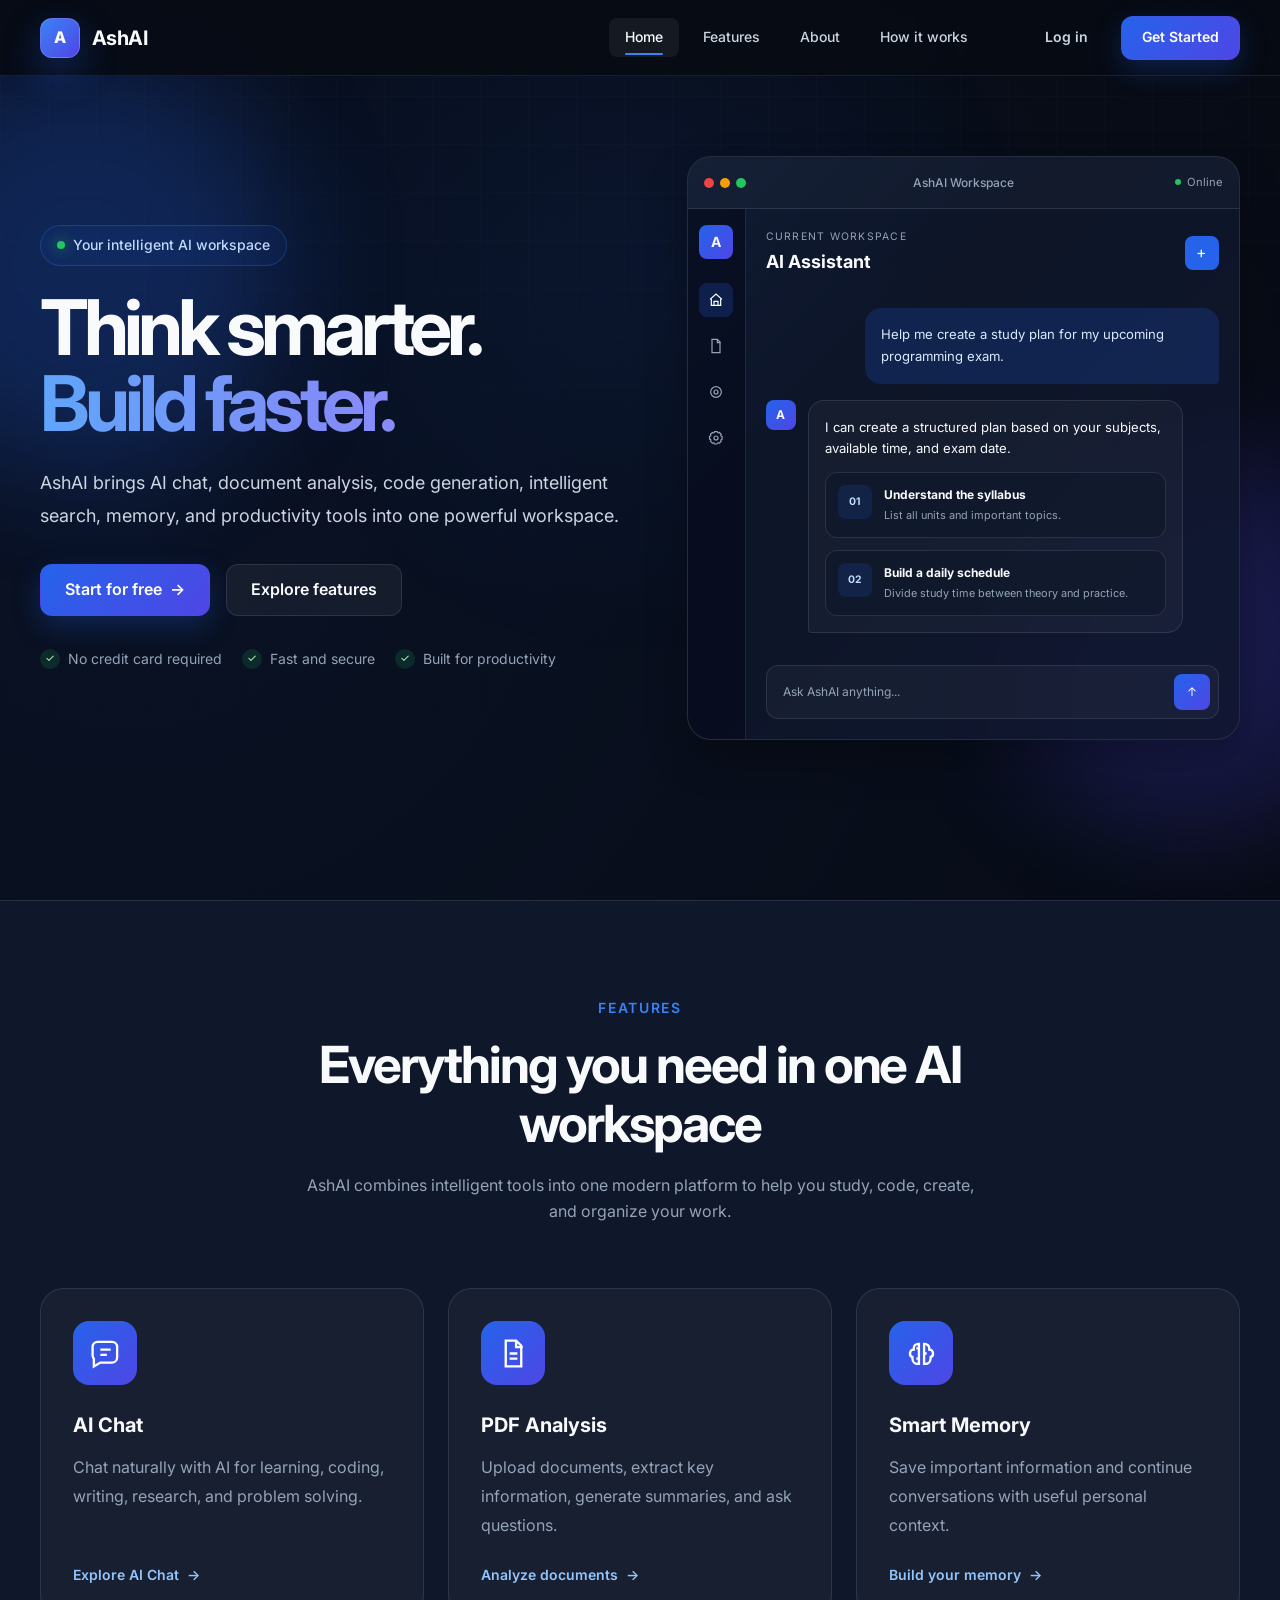
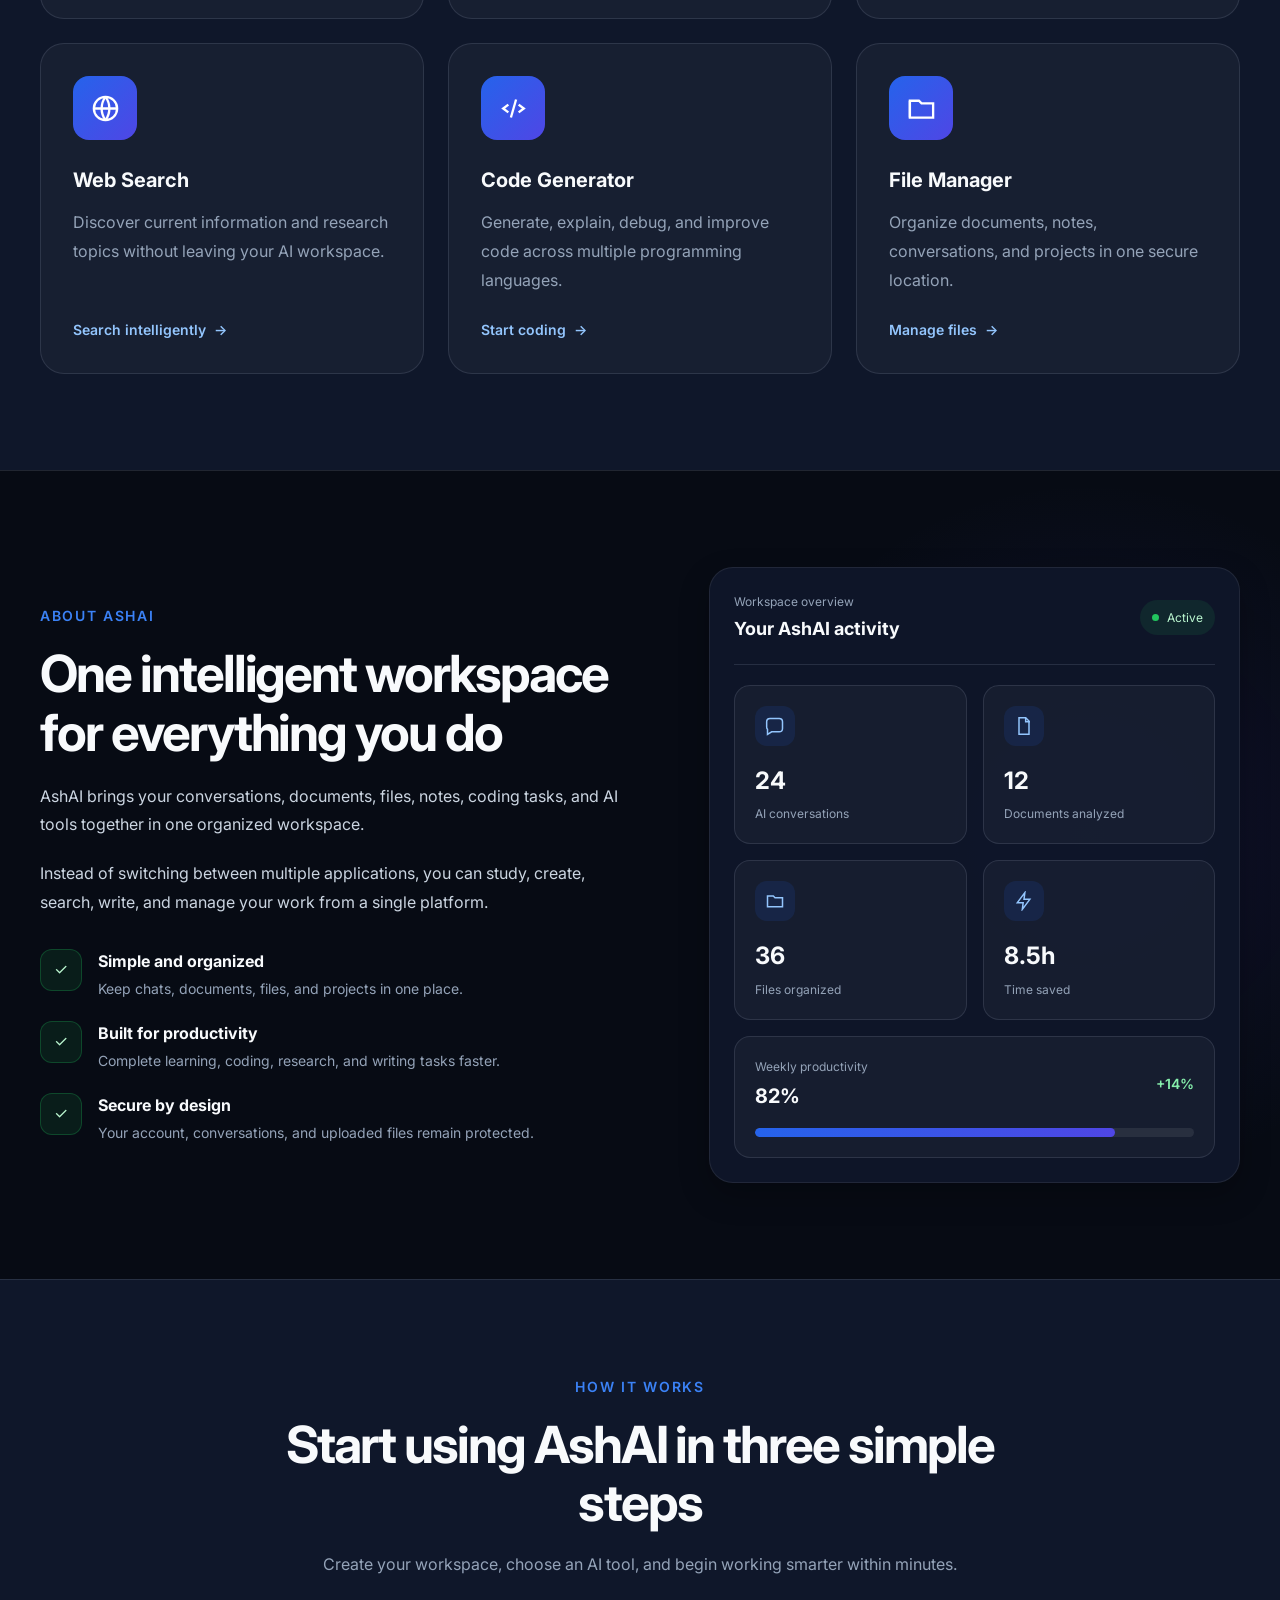
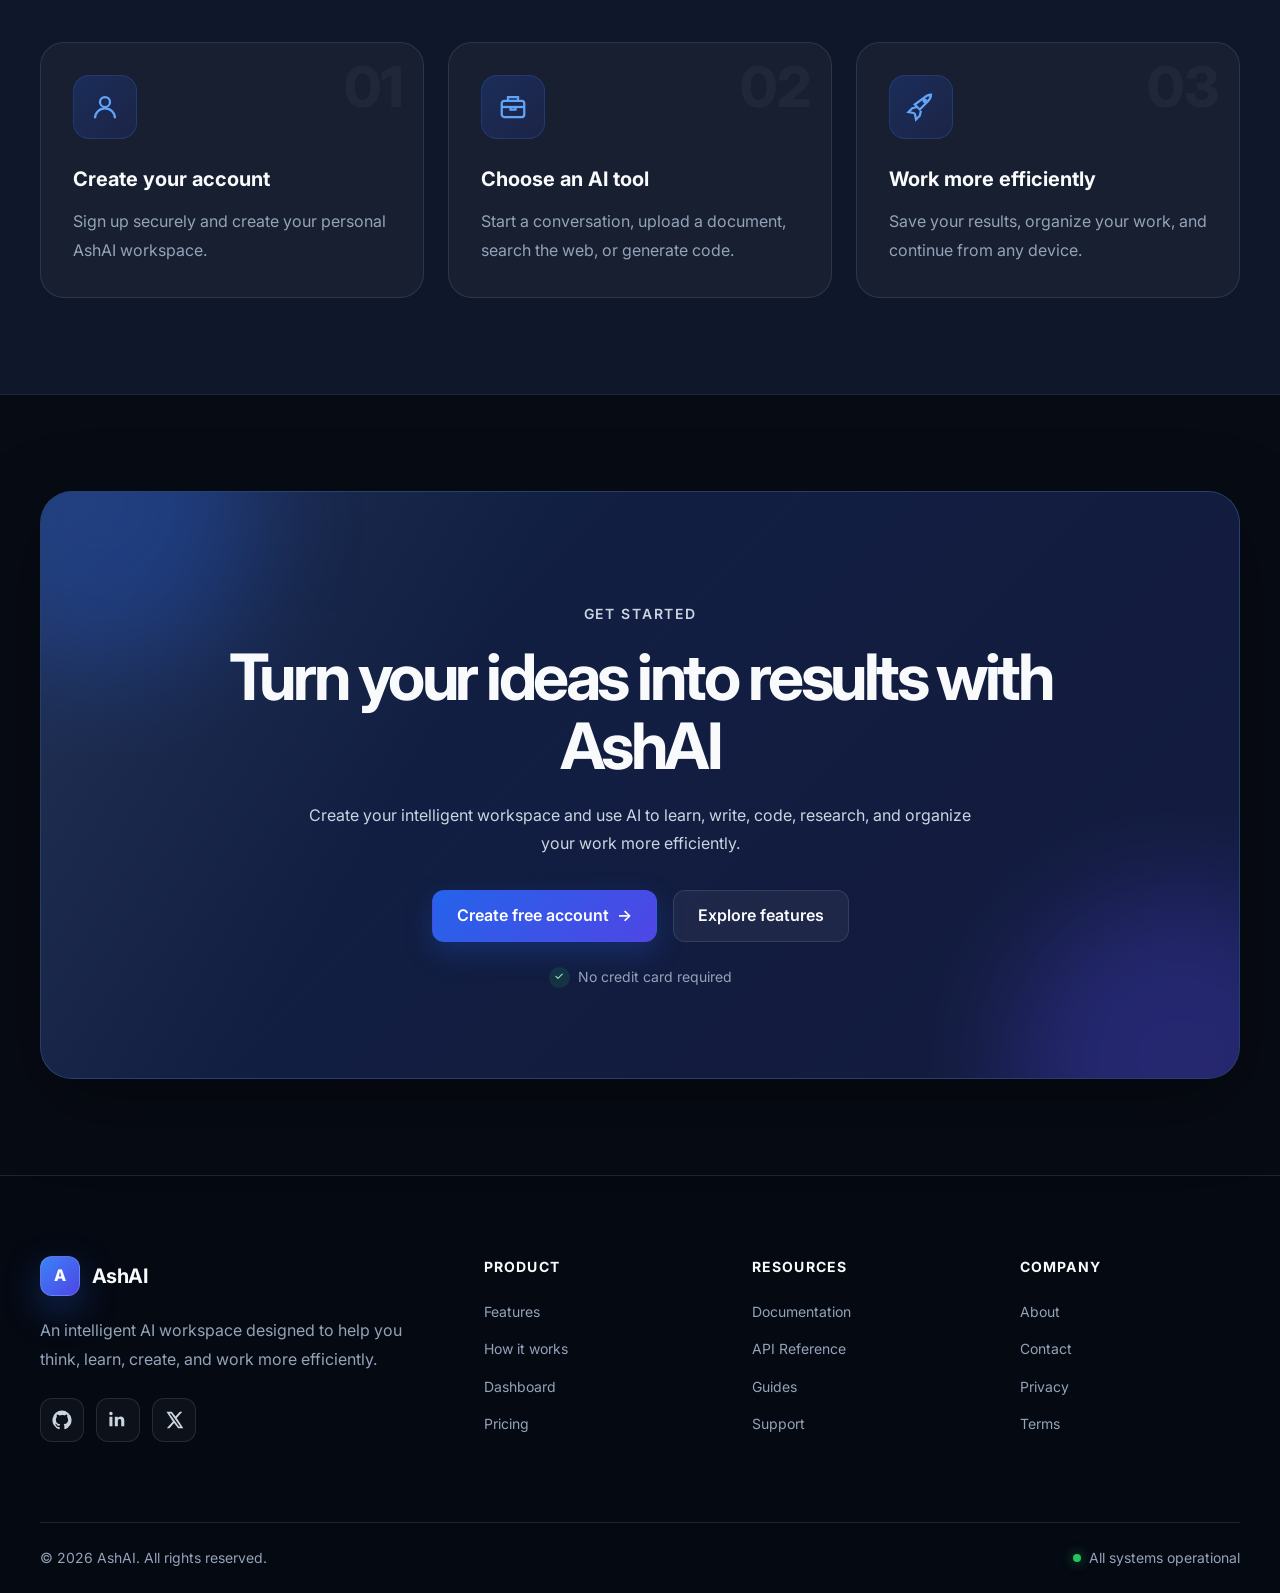
<file: frontend/index.html>
<!DOCTYPE html>
<html lang="en">

<head>
    <script src="./js/config.js"></script>
    <meta charset="UTF-8">
    <link rel="icon" href="/favicon.svg" type="image/svg+xml">

    <meta name="viewport" content="width=device-width, initial-scale=1.0">

    <meta name="description"
        content="AshAI is an intelligent AI workspace for chatting, learning, coding, creating, and managing knowledge.">

    <meta name="theme-color" content="#070b14">

    <title>AshAI | Your Intelligent AI Workspace</title>

    <link rel="preconnect" href="https://fonts.googleapis.com">
    <link rel="preconnect" href="https://fonts.gstatic.com" crossorigin>

    <link href="https://fonts.googleapis.com/css2?family=Inter:wght@400;500;600;700;800&display=swap" rel="stylesheet">

    <link rel="stylesheet" href="./css/variables.css">
    <link rel="stylesheet" href="./css/global.css">
    <script>
        document.documentElement.classList.add("js");
    </script>
</head>

<body>

    <a class="skip-link" href="#mainContent">
    Skip to main content
</a>

    <!-- Page Loader -->
    <div class="page-loader" id="pageLoader">
        <div class="loader-logo">A</div>

        <div class="loader-text">
            Loading AshAI
            <span class="loader-dots"></span>
        </div>
    </div>



    <!-- Header -->
    <header class="site-header">
        <nav class="navbar container" aria-label="Main navigation">

            <a href="#home" class="brand" aria-label="AshAI home">
                <span class="brand-logo">A</span>
                <span class="brand-name">AshAI</span>
            </a>

            <button id="mobileMenuButton" class="mobile-menu-button" type="button" aria-label="Open navigation menu"
                aria-controls="navigationMenu" aria-expanded="false">
                <span></span>
                <span></span>
                <span></span>
            </button>

            <div class="navigation-menu" id="navigationMenu">

                <ul class="navigation-links">
                    <li>
                        <a href="#home" class="navigation-link active">
                            Home
                        </a>
                    </li>

                    <li>
                        <a href="#features" class="navigation-link">
                            Features
                        </a>
                    </li>

                    <li>
                        <a href="#about" class="navigation-link">
                            About
                        </a>
                    </li>

                    <li>
                        <a href="#how-it-works" class="navigation-link">
                            How it works
                        </a>
                    </li>
                </ul>

                <div class="navigation-actions">
                    <a href="./pages/login.html" class="button button-ghost">
                        Log in
                    </a>

                    <a href="./pages/signup.html" class="button button-primary">
                        Get Started
                    </a>
                </div>

            </div>

        </nav>
    </header>

    <!-- Main Content -->
    <main id="mainContent" tabindex="-1">

        <!-- Hero Section -->
        <section class="hero-section" id="home">

            <div class="hero-background" aria-hidden="true">
                <div class="hero-glow hero-glow-one"></div>
                <div class="hero-glow hero-glow-two"></div>
            </div>

            <div class="container hero-container">

                <div class="hero-content">

                    <div class="hero-badge">
                        <span class="hero-badge-dot"></span>
                        Your intelligent AI workspace
                    </div>

                    <h1 class="hero-title">
                        Think smarter.
                        <span>Build faster.</span>
                    </h1>

                    <p class="hero-description">
                        AshAI brings AI chat, document analysis, code generation,
                        intelligent search, memory, and productivity tools into one
                        powerful workspace.
                    </p>

                    <div class="hero-actions">
                        <a href="./pages/signup.html" class="button button-primary button-large">
                            Start for free
                            <span aria-hidden="true">→</span>
                        </a>

                        <a href="#features" class="button button-secondary button-large">
                            Explore features
                        </a>
                    </div>

                    <div class="hero-trust">

                        <div class="trust-item">
                            <span class="trust-icon">✓</span>
                            No credit card required
                        </div>

                        <div class="trust-item">
                            <span class="trust-icon">✓</span>
                            Fast and secure
                        </div>

                        <div class="trust-item">
                            <span class="trust-icon">✓</span>
                            Built for productivity
                        </div>

                    </div>

                </div>

                <!-- Hero Workspace Preview -->
                <div class="hero-preview">
                    <div class="preview-window">

                        <div class="preview-header">

                            <div class="window-controls" aria-hidden="true">
                                <span class="window-control"></span>
                                <span class="window-control"></span>
                                <span class="window-control"></span>
                            </div>

                            <div class="preview-title">
                                AshAI Workspace
                            </div>

                            <div class="preview-status">
                                <span></span>
                                Online
                            </div>

                        </div>

                        <div class="preview-body">

                            <aside class="preview-sidebar" aria-label="Workspace navigation preview">
                                <div class="preview-sidebar-brand">
                                    <span>A</span>
                                </div>

                                <div class="preview-sidebar-item active" aria-label="Home">
                                    <svg viewBox="0 0 24 24" fill="none" stroke="currentColor" stroke-width="1.8"
                                        aria-hidden="true">
                                        <path d="m3 11 9-8 9 8"></path>
                                        <path d="M5 10v10h14V10"></path>
                                        <path d="M9 20v-6h6v6"></path>
                                    </svg>
                                </div>

                                <div class="preview-sidebar-item" aria-label="Documents">
                                    <svg viewBox="0 0 24 24" fill="none" stroke="currentColor" stroke-width="1.8"
                                        aria-hidden="true">
                                        <path d="M6 2h8l4 4v16H6z"></path>
                                        <path d="M14 2v5h5"></path>
                                    </svg>
                                </div>

                                <div class="preview-sidebar-item" aria-label="Memory">
                                    <svg viewBox="0 0 24 24" fill="none" stroke="currentColor" stroke-width="1.8"
                                        aria-hidden="true">
                                        <circle cx="12" cy="12" r="8"></circle>
                                        <circle cx="12" cy="12" r="3"></circle>
                                    </svg>
                                </div>

                                <div class="preview-sidebar-item" aria-label="Settings">
                                    <svg viewBox="0 0 24 24" fill="none" stroke="currentColor" stroke-width="1.8"
                                        aria-hidden="true">
                                        <circle cx="12" cy="12" r="3"></circle>
                                        <path
                                            d="M19.4 15a1.7 1.7 0 0 0 .34 1.88l.06.06-2.83 2.83-.06-.06A1.7 1.7 0 0 0 15 19.4a1.7 1.7 0 0 0-1 .6 1.7 1.7 0 0 0-.4 1.1V21H9.6v-.09A1.7 1.7 0 0 0 8.5 19.4a1.7 1.7 0 0 0-1.88.34l-.06.06-2.83-2.83.06-.06A1.7 1.7 0 0 0 4.1 15a1.7 1.7 0 0 0-.6-1 1.7 1.7 0 0 0-1.1-.4H2.3V9.6h.09A1.7 1.7 0 0 0 4.1 8.5a1.7 1.7 0 0 0-.34-1.88l-.06-.06 2.83-2.83.06.06A1.7 1.7 0 0 0 8.5 4.1a1.7 1.7 0 0 0 1-.6 1.7 1.7 0 0 0 .4-1.1V2.3h4v.09A1.7 1.7 0 0 0 15 4.1a1.7 1.7 0 0 0 1.88-.34l.06-.06 2.83 2.83-.06.06A1.7 1.7 0 0 0 19.4 8.5a1.7 1.7 0 0 0 .6 1 1.7 1.7 0 0 0 1.1.4h.09v4h-.09A1.7 1.7 0 0 0 19.4 15Z">
                                        </path>
                                    </svg>
                                </div>

                            </aside>

                            <div class="preview-chat">

                                <div class="preview-chat-header">

                                    <div>
                                        <p class="preview-label">
                                            Current workspace
                                        </p>

                                        <h2>AI Assistant</h2>
                                    </div>

                                    <button type="button" aria-label="Create new chat">
                                        +
                                    </button>

                                </div>

                                <div class="preview-messages">

                                    <div class="message message-user">
                                        <p>
                                            Help me create a study plan for my
                                            upcoming programming exam.
                                        </p>
                                    </div>

                                    <div class="message message-ai">

                                        <div class="message-avatar">A</div>

                                        <div>
                                            <p>
                                                I can create a structured plan based
                                                on your subjects, available time,
                                                and exam date.
                                            </p>

                                            <div class="message-card">

                                                <div class="message-card-icon">
                                                    01
                                                </div>

                                                <div>
                                                    <strong>
                                                        Understand the syllabus
                                                    </strong>

                                                    <span>
                                                        List all units and important
                                                        topics.
                                                    </span>
                                                </div>

                                            </div>

                                            <div class="message-card">

                                                <div class="message-card-icon">
                                                    02
                                                </div>

                                                <div>
                                                    <strong>
                                                        Build a daily schedule
                                                    </strong>

                                                    <span>
                                                        Divide study time between
                                                        theory and practice.
                                                    </span>
                                                </div>

                                            </div>

                                        </div>

                                    </div>

                                </div>

                                <div class="preview-input">
                                    <span>Ask AshAI anything...</span>

                                    <button type="button" aria-label="Send message">
                                        ↑
                                    </button>
                                </div>

                            </div>

                        </div>

                    </div>
                </div>

            </div>

        </section>

        <!-- Features Section -->
        <section class="features-section reveal-section" id="features">
            <div class="container">

                <div class="section-heading">
                    <p class="section-label">
                        Features
                    </p>

                    <h2 class="section-title">
                        Everything you need in one AI workspace
                    </h2>

                    <p class="section-description">
                        AshAI combines intelligent tools into one modern
                        platform to help you study, code, create, and
                        organize your work.
                    </p>
                </div>

                <div class="features-grid">

                    <!-- AI Chat -->
                    <article class="feature-card reveal-item">

                        <div class="feature-icon" aria-hidden="true">
                            <svg viewBox="0 0 24 24" fill="none" stroke="currentColor" stroke-width="1.8">
                                <path
                                    d="M21 15a4 4 0 0 1-4 4H8l-5 3v-6a4 4 0 0 1-1-3V7a4 4 0 0 1 4-4h11a4 4 0 0 1 4 4z">
                                </path>
                                <path d="M8 9h8"></path>
                                <path d="M8 13h5"></path>
                            </svg>
                        </div>

                        <h3>AI Chat</h3>

                        <p>
                            Chat naturally with AI for learning, coding,
                            writing, research, and problem solving.
                        </p>

                        <a href="./pages/signup.html" class="feature-link">
                            Explore AI Chat
                            <span aria-hidden="true">→</span>
                        </a>

                    </article>

                    <!-- PDF Analysis -->
                    <article class="feature-card reveal-item">

                        <div class="feature-icon" aria-hidden="true">
                            <svg viewBox="0 0 24 24" fill="none" stroke="currentColor" stroke-width="1.8">
                                <path d="M6 2h8l4 4v16H6z"></path>
                                <path d="M14 2v5h5"></path>
                                <path d="M9 12h6"></path>
                                <path d="M9 16h6"></path>
                            </svg>
                        </div>

                        <h3>PDF Analysis</h3>

                        <p>
                            Upload documents, extract key information,
                            generate summaries, and ask questions.
                        </p>

                        <a href="./pages/signup.html" class="feature-link">
                            Analyze documents
                            <span aria-hidden="true">→</span>
                        </a>

                    </article>

                    <!-- Smart Memory -->
                    <article class="feature-card reveal-item">

                        <div class="feature-icon" aria-hidden="true">
                            <svg viewBox="0 0 24 24" fill="none" stroke="currentColor" stroke-width="1.8">
                                <path d="M9.5 4.5A3.5 3.5 0 0 0 6 8v1a3 3 0 0 0-1 5.8V16a4 4 0 0 0 4 4h1V4.5z"></path>
                                <path d="M14.5 4.5A3.5 3.5 0 0 1 18 8v1a3 3 0 0 1 1 5.8V16a4 4 0 0 1-4 4h-1V4.5z">
                                </path>
                                <path d="M10 8H8"></path>
                                <path d="M16 12h-2"></path>
                                <path d="M10 16H8"></path>
                            </svg>
                        </div>

                        <h3>Smart Memory</h3>

                        <p>
                            Save important information and continue
                            conversations with useful personal context.
                        </p>

                        <a href="./pages/signup.html" class="feature-link">
                            Build your memory
                            <span aria-hidden="true">→</span>
                        </a>

                    </article>

                    <!-- Web Search -->
                    <article class="feature-card reveal-item">

                        <div class="feature-icon" aria-hidden="true">
                            <svg viewBox="0 0 24 24" fill="none" stroke="currentColor" stroke-width="1.8">
                                <circle cx="12" cy="12" r="9"></circle>
                                <path d="M3 12h18"></path>
                                <path d="M12 3a15 15 0 0 1 0 18"></path>
                                <path d="M12 3a15 15 0 0 0 0 18"></path>
                            </svg>
                        </div>

                        <h3>Web Search</h3>

                        <p>
                            Discover current information and research
                            topics without leaving your AI workspace.
                        </p>

                        <a href="./pages/signup.html" class="feature-link">
                            Search intelligently
                            <span aria-hidden="true">→</span>
                        </a>

                    </article>

                    <!-- Code Generator -->
                    <article class="feature-card reveal-item">

                        <div class="feature-icon" aria-hidden="true">
                            <svg viewBox="0 0 24 24" fill="none" stroke="currentColor" stroke-width="1.8">
                                <path d="m8 9-4 3 4 3"></path>
                                <path d="m16 9 4 3-4 3"></path>
                                <path d="m14 5-4 14"></path>
                            </svg>
                        </div>

                        <h3>Code Generator</h3>

                        <p>
                            Generate, explain, debug, and improve code
                            across multiple programming languages.
                        </p>

                        <a href="./pages/signup.html" class="feature-link">
                            Start coding
                            <span aria-hidden="true">→</span>
                        </a>

                    </article>

                    <!-- File Manager -->
                    <article class="feature-card reveal-item">

                        <div class="feature-icon" aria-hidden="true">
                            <svg viewBox="0 0 24 24" fill="none" stroke="currentColor" stroke-width="1.8">
                                <path d="M3 6h7l2 2h9v11H3z"></path>
                                <path d="M3 6v13"></path>
                            </svg>
                        </div>

                        <h3>File Manager</h3>

                        <p>
                            Organize documents, notes, conversations,
                            and projects in one secure location.
                        </p>

                        <a href="./pages/signup.html" class="feature-link">
                            Manage files
                            <span aria-hidden="true">→</span>
                        </a>

                    </article>

                </div>

            </div>
        </section>

        <!-- About Section -->
        <section class="about-section reveal-section" id="about">
            <div class="container about-container">

                <div class="about-content">

                    <p class="section-label">
                        About AshAI
                    </p>

                    <h2 class="section-title about-title">
                        One intelligent workspace for everything you do
                    </h2>

                    <p class="about-description">
                        AshAI brings your conversations, documents, files,
                        notes, coding tasks, and AI tools together in one
                        organized workspace.
                    </p>

                    <p class="about-description">
                        Instead of switching between multiple applications,
                        you can study, create, search, write, and manage your
                        work from a single platform.
                    </p>

                    <div class="about-benefits">

                        <div class="about-benefit">
                            <span class="benefit-check">✓</span>

                            <div>
                                <h3>Simple and organized</h3>

                                <p>
                                    Keep chats, documents, files, and
                                    projects in one place.
                                </p>
                            </div>
                        </div>

                        <div class="about-benefit">
                            <span class="benefit-check">✓</span>

                            <div>
                                <h3>Built for productivity</h3>

                                <p>
                                    Complete learning, coding, research,
                                    and writing tasks faster.
                                </p>
                            </div>
                        </div>

                        <div class="about-benefit">
                            <span class="benefit-check">✓</span>

                            <div>
                                <h3>Secure by design</h3>

                                <p>
                                    Your account, conversations, and
                                    uploaded files remain protected.
                                </p>
                            </div>
                        </div>

                    </div>

                </div>

                <div class="about-visual">

                    <div class="about-panel reveal-item">

                        <div class="about-panel-header">

                            <div>
                                <p>Workspace overview</p>
                                <h3>Your AshAI activity</h3>
                            </div>

                            <span class="about-status">
                                <span></span>
                                Active
                            </span>

                        </div>

                        <div class="about-stat-grid">

                            <div class="about-stat-card">

                                <span class="about-stat-icon" aria-hidden="true">
                                    <svg viewBox="0 0 24 24" fill="none" stroke="currentColor" stroke-width="1.8">
                                        <path
                                            d="M21 15a4 4 0 0 1-4 4H8l-5 3v-6a4 4 0 0 1-1-3V7a4 4 0 0 1 4-4h11a4 4 0 0 1 4 4z">
                                        </path>
                                    </svg>
                                </span>

                                <strong>24</strong>
                                <p>AI conversations</p>

                            </div>

                            <div class="about-stat-card">

                                <span class="about-stat-icon" aria-hidden="true">
                                    <svg viewBox="0 0 24 24" fill="none" stroke="currentColor" stroke-width="1.8">
                                        <path d="M6 2h8l4 4v16H6z"></path>
                                        <path d="M14 2v5h5"></path>
                                    </svg>
                                </span>

                                <strong>12</strong>
                                <p>Documents analyzed</p>

                            </div>

                            <div class="about-stat-card">

                                <span class="about-stat-icon" aria-hidden="true">
                                    <svg viewBox="0 0 24 24" fill="none" stroke="currentColor" stroke-width="1.8">
                                        <path d="M3 6h7l2 2h9v11H3z"></path>
                                    </svg>
                                </span>

                                <strong>36</strong>
                                <p>Files organized</p>

                            </div>

                            <div class="about-stat-card">

                                <span class="about-stat-icon" aria-hidden="true">
                                    <svg viewBox="0 0 24 24" fill="none" stroke="currentColor" stroke-width="1.8">
                                        <path d="m13 2-9 12h7l-1 8 9-12h-7z"></path>
                                    </svg>
                                </span>

                                <strong>8.5h</strong>
                                <p>Time saved</p>

                            </div>

                        </div>

                        <div class="about-progress-card">

                            <div class="progress-header">

                                <div>
                                    <p>Weekly productivity</p>
                                    <strong>82%</strong>
                                </div>

                                <span>+14%</span>

                            </div>

                            <div class="progress-track" role="progressbar" aria-label="Weekly productivity"
                                aria-valuemin="0" aria-valuemax="100" aria-valuenow="82">
                                <div class="progress-value"></div>
                            </div>

                        </div>

                    </div>

                </div>

            </div>
        </section>

        <!-- How It Works -->
        <section class="workflow-section reveal-section" id="how-it-works">
            <div class="container">

                <div class="section-heading">

                    <p class="section-label">
                        How it works
                    </p>

                    <h2 class="section-title">
                        Start using AshAI in three simple steps
                    </h2>

                    <p class="section-description">
                        Create your workspace, choose an AI tool, and
                        begin working smarter within minutes.
                    </p>

                </div>

                <div class="workflow-grid">

                    <article class="workflow-card reveal-item">

                        <div class="workflow-number">
                            01
                        </div>

                        <div class="workflow-icon" aria-hidden="true">
                            <svg viewBox="0 0 24 24" fill="none" stroke="currentColor" stroke-width="1.8">
                                <circle cx="12" cy="8" r="4"></circle>
                                <path d="M4 21a8 8 0 0 1 16 0"></path>
                            </svg>
                        </div>

                        <h3>Create your account</h3>

                        <p>
                            Sign up securely and create your personal
                            AshAI workspace.
                        </p>

                    </article>

                    <article class="workflow-card reveal-item">

                        <div class="workflow-number">
                            02
                        </div>

                        <div class="workflow-icon" aria-hidden="true">
                            <svg viewBox="0 0 24 24" fill="none" stroke="currentColor" stroke-width="1.8">
                                <rect x="3" y="7" width="18" height="13" rx="2"></rect>

                                <path d="M8 7V4h8v3"></path>
                                <path d="M3 12h18"></path>
                                <path d="M10 12v2h4v-2"></path>
                            </svg>
                        </div>

                        <h3>Choose an AI tool</h3>

                        <p>
                            Start a conversation, upload a document,
                            search the web, or generate code.
                        </p>

                    </article>

                    <article class="workflow-card reveal-item">

                        <div class="workflow-number">
                            03
                        </div>

                        <div class="workflow-icon" aria-hidden="true">
                            <svg viewBox="0 0 24 24" fill="none" stroke="currentColor" stroke-width="1.8">
                                <path d="M14 5c3-3 6-3 6-3s0 3-3 6l-6 6-4-4z"></path>
                                <path d="m9 12-4 1-3 3 5 1"></path>
                                <path d="m12 15-1 4-3 3-1-5"></path>
                                <circle cx="15" cy="7" r="1"></circle>
                            </svg>
                        </div>

                        <h3>Work more efficiently</h3>

                        <p>
                            Save your results, organize your work,
                            and continue from any device.
                        </p>

                    </article>

                </div>

            </div>
        </section>

        <!-- Call To Action -->
        <section class="cta-section reveal-section">

            <div class="container">

                <div class="cta-card">

                    <div class="cta-glow cta-glow-one" aria-hidden="true"></div>

                    <div class="cta-glow cta-glow-two" aria-hidden="true"></div>

                    <div class="cta-content">

                        <p class="section-label">
                            Get started
                        </p>

                        <h2>
                            Turn your ideas into results with AshAI
                        </h2>

                        <p>
                            Create your intelligent workspace and use AI
                            to learn, write, code, research, and organize
                            your work more efficiently.
                        </p>

                        <div class="cta-actions">

                            <a href="./pages/signup.html" class="button button-primary button-large">
                                Create free account
                                <span aria-hidden="true">→</span>
                            </a>

                            <a href="#features" class="button button-secondary button-large">
                                Explore features
                            </a>

                        </div>

                        <div class="cta-note">
                            <span>✓</span>
                            No credit card required
                        </div>

                    </div>

                </div>

            </div>

        </section>

    </main>

    <!-- Footer -->
    <footer class="site-footer">

        <div class="container">

            <div class="footer-main">

                <div class="footer-brand-column">

                    <a href="#home" class="brand footer-brand" aria-label="AshAI home">
                        <span class="brand-logo">A</span>
                        <span class="brand-name">AshAI</span>
                    </a>

                    <p>
                        An intelligent AI workspace designed to help
                        you think, learn, create, and work more efficiently.
                    </p>

                    <div class="footer-social-links">

                        <a href="https://github.com/Ashish-Vision" target="_blank" rel="noopener noreferrer"
                            aria-label="Ashish Vision on GitHub">
                            <svg viewBox="0 0 24 24" aria-hidden="true">
                                <path fill="currentColor"
                                    d="M12 .7a11.5 11.5 0 0 0-3.64 22.4c.58.1.79-.25.79-.56v-2.23c-3.22.7-3.9-1.37-3.9-1.37-.52-1.34-1.29-1.7-1.29-1.7-1.05-.72.08-.71.08-.71 1.16.08 1.77 1.19 1.77 1.19 1.04 1.77 2.71 1.26 3.37.96.1-.75.4-1.26.74-1.55-2.57-.29-5.27-1.28-5.27-5.69 0-1.26.45-2.28 1.19-3.09-.12-.29-.52-1.46.11-3.05 0 0 .97-.31 3.16 1.18A10.9 10.9 0 0 1 12 6.1c.98 0 1.95.13 2.87.38 2.2-1.49 3.16-1.18 3.16-1.18.63 1.59.23 2.76.11 3.05.74.81 1.19 1.83 1.19 3.09 0 4.42-2.71 5.39-5.29 5.68.42.36.79 1.07.79 2.16v3.26c0 .31.21.67.8.56A11.5 11.5 0 0 0 12 .7Z" />
                            </svg>
                        </a>

                        <a href="#" aria-label="LinkedIn profile">
                            <svg viewBox="0 0 24 24" aria-hidden="true">
                                <path fill="currentColor"
                                    d="M5.34 7.97H1.72V19.6h3.62V7.97ZM3.53 2.2a2.1 2.1 0 1 0 0 4.2 2.1 2.1 0 0 0 0-4.2ZM19.6 13.01c0-3.5-1.87-5.13-4.37-5.13-2.01 0-2.91 1.11-3.42 1.89v-1.8H8.19V19.6h3.62v-5.76c0-1.52.29-2.99 2.17-2.99 1.85 0 1.87 1.73 1.87 3.09v5.66h3.62l.13-6.59Z" />
                            </svg>
                        </a>

                        <a href="#" aria-label="X profile">
                            <svg viewBox="0 0 24 24" aria-hidden="true">
                                <path fill="currentColor"
                                    d="M18.9 2H22l-6.77 7.74L23.2 22h-6.24l-4.89-6.39L6.48 22H3.36l7.26-8.3L2.98 2h6.4l4.42 5.84L18.9 2Zm-1.1 17.84h1.72L8.44 4.05H6.6L17.8 19.84Z" />
                            </svg>
                        </a>

                    </div>

                </div>

                <div class="footer-links-column">

                    <h3>Product</h3>

                    <ul>
                        <li>
                            <a href="#features">Features</a>
                        </li>

                        <li>
                            <a href="#how-it-works">How it works</a>
                        </li>

                        <li>
                            <a href="./pages/dashboard.html">
                                Dashboard
                            </a>
                        </li>

                        <li>
                            <a href="#" aria-disabled="true">
                                Pricing
                            </a>
                        </li>
                    </ul>

                </div>

                <div class="footer-links-column">

                    <h3>Resources</h3>

                    <ul>
                        <li>
                            <a href="#" aria-disabled="true">
                                Documentation
                            </a>
                        </li>

                        <li>
                            <a href="#" aria-disabled="true">
                                API Reference
                            </a>
                        </li>

                        <li>
                            <a href="#" aria-disabled="true">
                                Guides
                            </a>
                        </li>

                        <li>
                            <a href="#" aria-disabled="true">
                                Support
                            </a>
                        </li>
                    </ul>

                </div>

                <div class="footer-links-column">

                    <h3>Company</h3>

                    <ul>
                        <li>
                            <a href="#about">About</a>
                        </li>

                        <li>
                            <a href="#" aria-disabled="true">
                                Contact
                            </a>
                        </li>

                        <li>
                            <a href="#" aria-disabled="true">
                                Privacy
                            </a>
                        </li>

                        <li>
                            <a href="#" aria-disabled="true">
                                Terms
                            </a>
                        </li>
                    </ul>

                </div>

            </div>

            <div class="footer-bottom">

                <p>
                    © <span id="currentYear"></span> AshAI.
                    All rights reserved.
                </p>

                <p class="footer-status">
                    <span></span>
                    All systems operational
                </p>

            </div>

        </div>

    </footer>

    <script src="./js/app.js"></script>
</body>

</html>
</file>
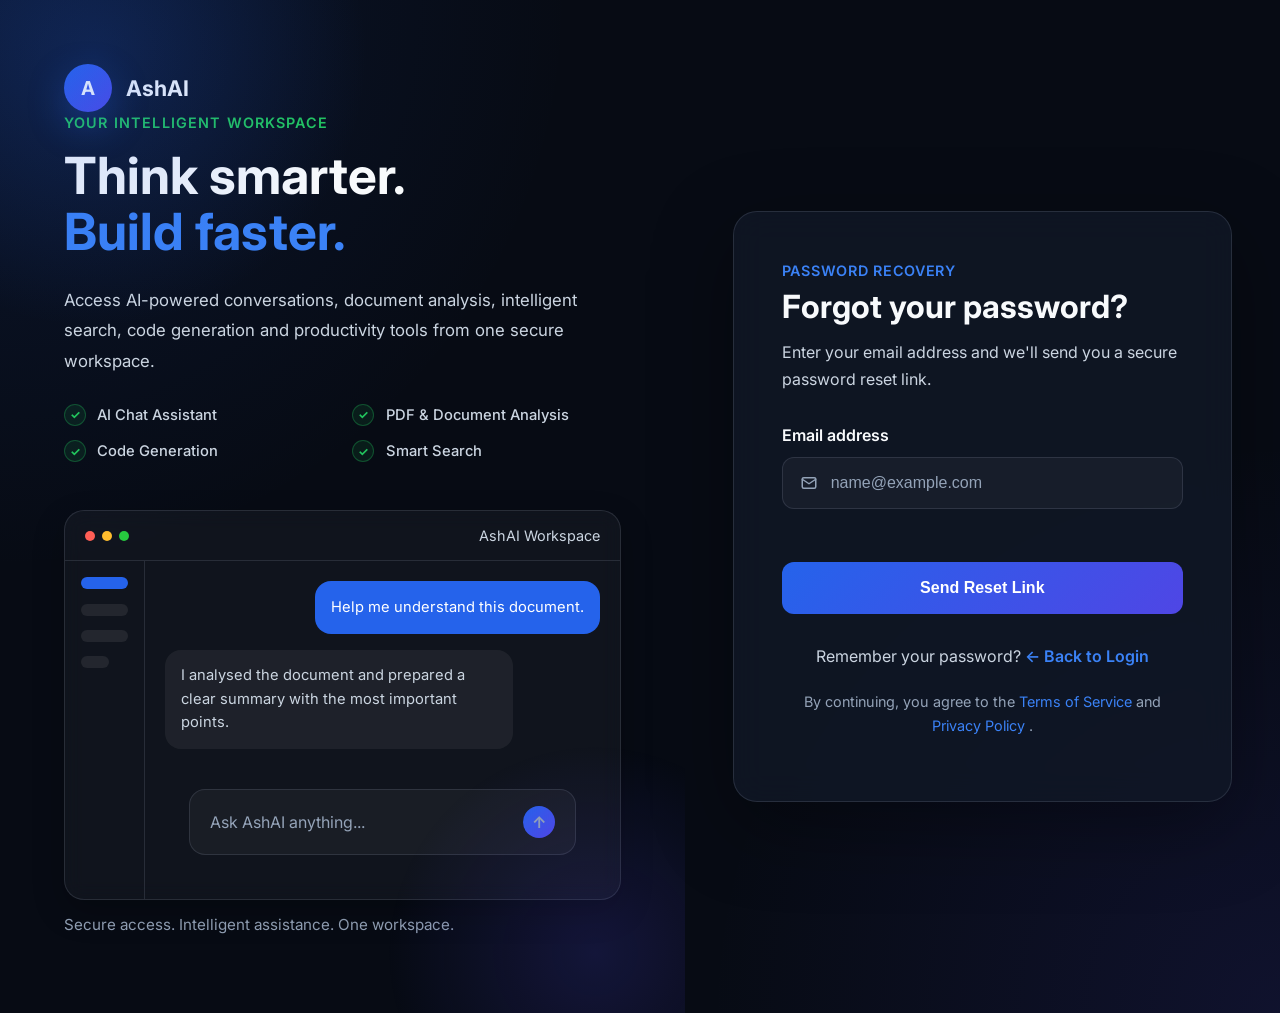
<file: frontend/pages/forgot-password.html>
<!DOCTYPE html>
<html lang="en" class="js">

<head>
    <script src="../js/config.js"></script>
    <meta charset="UTF-8">
    <link rel="icon" href="/favicon.svg" type="image/svg+xml">

    <meta name="viewport" content="width=device-width, initial-scale=1.0">

    <meta name="description" content="Recover your AshAI account by requesting a secure password reset link.">

    <title>Forgot Password | AshAI</title>

    <!-- Google Font -->
    <link rel="preconnect" href="https://fonts.googleapis.com">
    <link rel="preconnect" href="https://fonts.gstatic.com" crossorigin>

    <link href="https://fonts.googleapis.com/css2?family=Inter:wght@400;500;600;700;800&display=swap" rel="stylesheet">

    <!-- Project styles -->
    <link rel="stylesheet" href="../css/variables.css">
    <link rel="stylesheet" href="../css/auth.css">

    <!-- Forgot-password JavaScript -->
    <script src="../js/forgot-password.js" defer></script>
</head>

<body class="auth-page">

    <a class="skip-link" href="#forgotPasswordForm">
        Skip to password recovery form
    </a>

    <main class="auth-layout">

        <!-- ==================================================
             LEFT INFORMATION PANEL
        =================================================== -->

        <section class="auth-visual" aria-labelledby="visualTitle">
            <a class="auth-brand" href="../index.html" aria-label="Go to AshAI home page">
                <span class="auth-brand-icon" aria-hidden="true">
                    A
                </span>

                <span class="auth-brand-name">
                    AshAI
                </span>
            </a>

            <div class="auth-visual-content">

                <span class="auth-eyebrow">
                    Your intelligent workspace
                </span>

                <h1 id="visualTitle">
                    Think smarter.
                    <span>Build faster.</span>
                </h1>

                <p>
                    Access AI-powered conversations, document analysis,
                    intelligent search, code generation and productivity
                    tools from one secure workspace.
                </p>

                <div class="hero-features">

                    <div class="hero-feature">
                        AI Chat Assistant
                    </div>

                    <div class="hero-feature">
                        PDF &amp; Document Analysis
                    </div>

                    <div class="hero-feature">
                        Code Generation
                    </div>

                    <div class="hero-feature">
                        Smart Search
                    </div>

                </div>

                <!-- Workspace preview -->
                <div class="auth-preview" aria-hidden="true">
                    <div class="preview-header">

                        <div class="preview-dots">
                            <span></span>
                            <span></span>
                            <span></span>
                        </div>

                        <span class="preview-title">
                            AshAI Workspace
                        </span>

                    </div>

                    <div class="preview-body">

                        <div class="preview-sidebar">
                            <span class="preview-sidebar-item active"></span>
                            <span class="preview-sidebar-item"></span>
                            <span class="preview-sidebar-item"></span>
                            <span class="preview-sidebar-item small"></span>
                        </div>

                        <div class="preview-chat">

                            <div class="preview-message user-message">
                                Help me understand this document.
                            </div>

                            <div class="preview-message ai-message">
                                I analysed the document and prepared a clear
                                summary with the most important points.
                            </div>

                            <div class="preview-input">
                                <span>Ask AshAI anything...</span>

                                <span class="preview-send">
                                    ↑
                                </span>
                            </div>

                        </div>

                    </div>
                </div>

            </div>

            <p class="auth-visual-footer">
                Secure access. Intelligent assistance. One workspace.
            </p>

        </section>

        <!-- ==================================================
             PASSWORD RECOVERY PANEL
        =================================================== -->

        <section class="auth-content" aria-labelledby="forgotPasswordTitle">
            <div class="auth-card">

                <!-- Mobile brand -->
                <a class="mobile-brand" href="../index.html" aria-label="Go to AshAI home page">
                    <span class="auth-brand-icon" aria-hidden="true">
                        A
                    </span>

                    <span class="auth-brand-name">
                        AshAI
                    </span>
                </a>

                <!-- ==================================================
                     FORGOT-PASSWORD FORM VIEW
                =================================================== -->

                <div id="forgotPasswordView">

                    <div class="auth-card-header">

                        <span class="auth-card-label">
                            Password Recovery
                        </span>

                        <h2 id="forgotPasswordTitle">
                            Forgot your password?
                        </h2>

                        <p>
                            Enter your email address and we&apos;ll send you
                            a secure password reset link.
                        </p>

                    </div>

                    <!-- Form-level status message -->
                    <div id="formMessage" class="form-message" role="alert" aria-live="polite" hidden></div>

                    <form id="forgotPasswordForm" class="auth-form" novalidate>

                        <!-- Email field -->
                        <div class="form-group">

                            <label for="email">
                                Email address
                            </label>

                            <div class="input-wrapper">

                                <span class="input-icon" aria-hidden="true">
                                    <svg width="18" height="18" viewBox="0 0 24 24" fill="none" stroke="currentColor"
                                        stroke-width="2" stroke-linecap="round" stroke-linejoin="round">
                                        <rect x="3" y="5" width="18" height="14" rx="2"></rect>

                                        <path d="M3 7l9 6 9-6"></path>
                                    </svg>
                                </span>

                                <input type="email" id="email" name="email" autocomplete="email" inputmode="email"
                                    placeholder="name@example.com" aria-describedby="emailError" required>

                            </div>

                            <p id="emailError" class="field-error" aria-live="polite"></p>

                        </div>

                        <!-- Submit button -->
                        <button type="submit" id="forgotPasswordButton" class="primary-button">
                            <span class="button-text">
                                Send Reset Link
                            </span>

                            <span class="button-loader" aria-hidden="true"></span>
                        </button>

                    </form>

                    <p class="auth-switch back-login-link">
                        Remember your password?

                        <a href="./login.html">
                            Back to Login
                        </a>
                    </p>

                    <p class="auth-legal">
                        By continuing, you agree to the

                        <a href="#">
                            Terms of Service
                        </a>

                        and

                        <a href="#">
                            Privacy Policy
                        </a>.
                    </p>

                </div>

                <!-- ==================================================
                     CHECK-EMAIL SUCCESS VIEW
                =================================================== -->

                <div id="checkEmailView" class="check-email-view" aria-labelledby="checkEmailTitle" hidden>

                    <div class="success-icon" aria-hidden="true">
                        <svg width="34" height="34" viewBox="0 0 24 24" fill="none" stroke="currentColor"
                            stroke-width="2" stroke-linecap="round" stroke-linejoin="round">
                            <rect x="3" y="5" width="18" height="14" rx="2"></rect>

                            <path d="M3 7l9 6 9-6"></path>

                            <path d="M16 3l2 2 3-3"></path>
                        </svg>
                    </div>

                    <span class="auth-card-label">
                        Email Sent
                    </span>

                    <h2 id="checkEmailTitle">
                        Check your email
                    </h2>

                    <p class="success-description">
                        We sent a password reset link to
                    </p>

                    <p id="submittedEmail" class="submitted-email"></p>

                    <p class="success-instructions">
                        Open the email and follow the instructions to create
                        a new password. The reset link will expire for
                        security purposes.
                    </p>

                    <button type="button" id="resendEmailButton" class="secondary-auth-button">
                        <span class="resend-button-text">
                            Resend Email
                        </span>

                        <span class="resend-loader" aria-hidden="true"></span>
                    </button>

                    <p id="resendMessage" class="resend-message" role="status" aria-live="polite"></p>

                    <a class="back-to-login-button" href="./login.html">
                        <span aria-hidden="true">←</span>
                        Back to Login
                    </a>

                    <a href="./reset-password.html?token=test-token" class="test-reset-link">
                        Open Reset Password Page
                    </a>
                    <button type="button" id="changeEmailButton" class="change-email-button">
                        Use a different email address
                    </button>

                </div>

            </div>
        </section>

    </main>

</body>

</html>
</file>
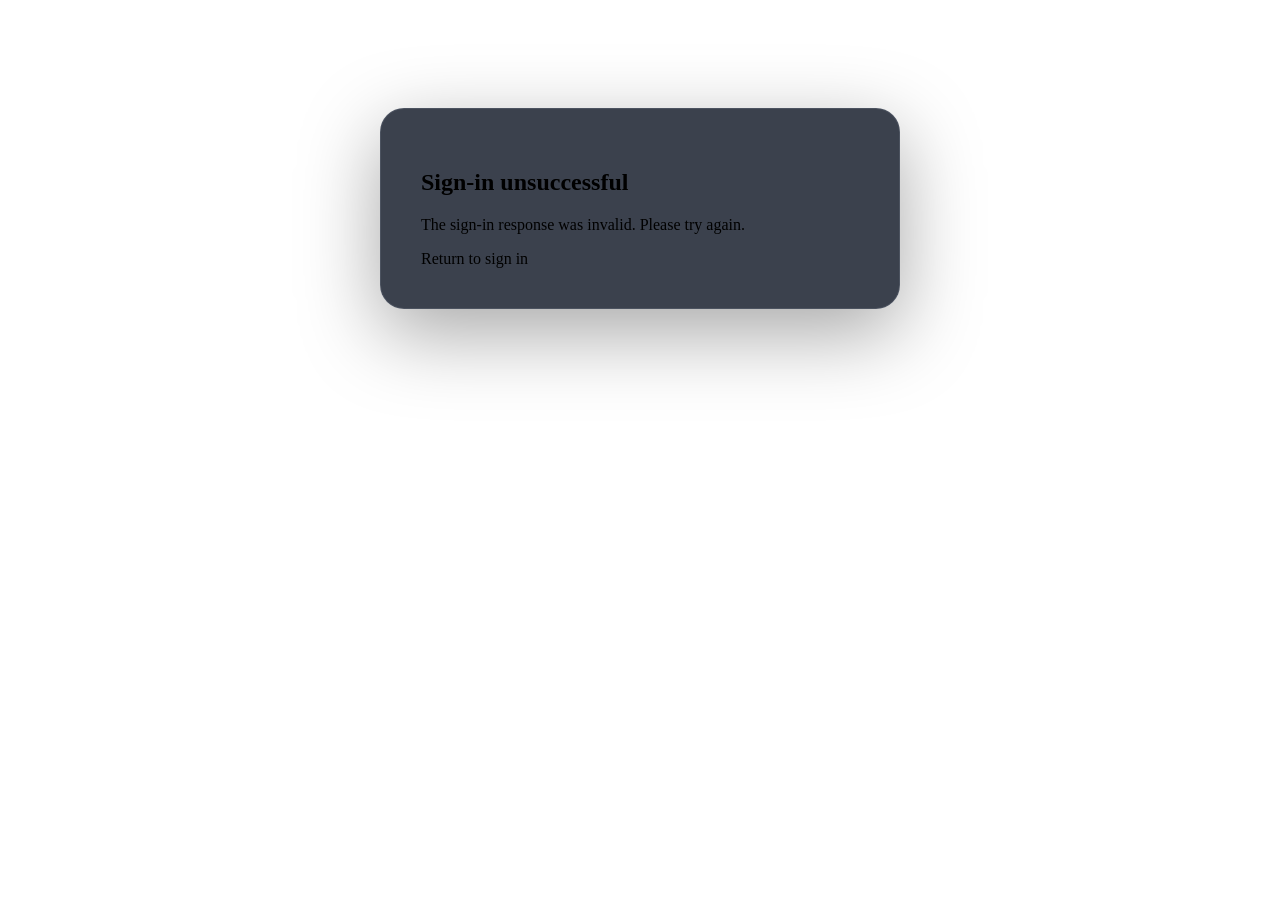
<file: frontend/pages/oauth-callback.html>
<!DOCTYPE html>
<html lang="en">
<head>
    <script src="../js/config.js"></script>
    <meta charset="UTF-8">
    <link rel="icon" href="/favicon.svg" type="image/svg+xml">
    <meta name="viewport" content="width=device-width, initial-scale=1.0">
    <title>Completing Sign In | AshAI</title>
    <link rel="stylesheet" href="../css/variables.css">
    <link rel="stylesheet" href="../css/auth.css">
    <script type="module" src="../js/oauth-callback.js"></script>
</head>
<body>
    <main class="auth-page" aria-live="polite">
        <section class="auth-card" style="max-width: 520px; margin: 12vh auto; padding: 40px;">
            <h1 id="oauthTitle">Completing your sign in…</h1>
            <p id="oauthMessage">Please wait while AshAI securely opens your workspace.</p>
            <a id="loginLink" href="./login.html" hidden>Return to sign in</a>
        </section>
    </main>
</body>
</html>
</file>
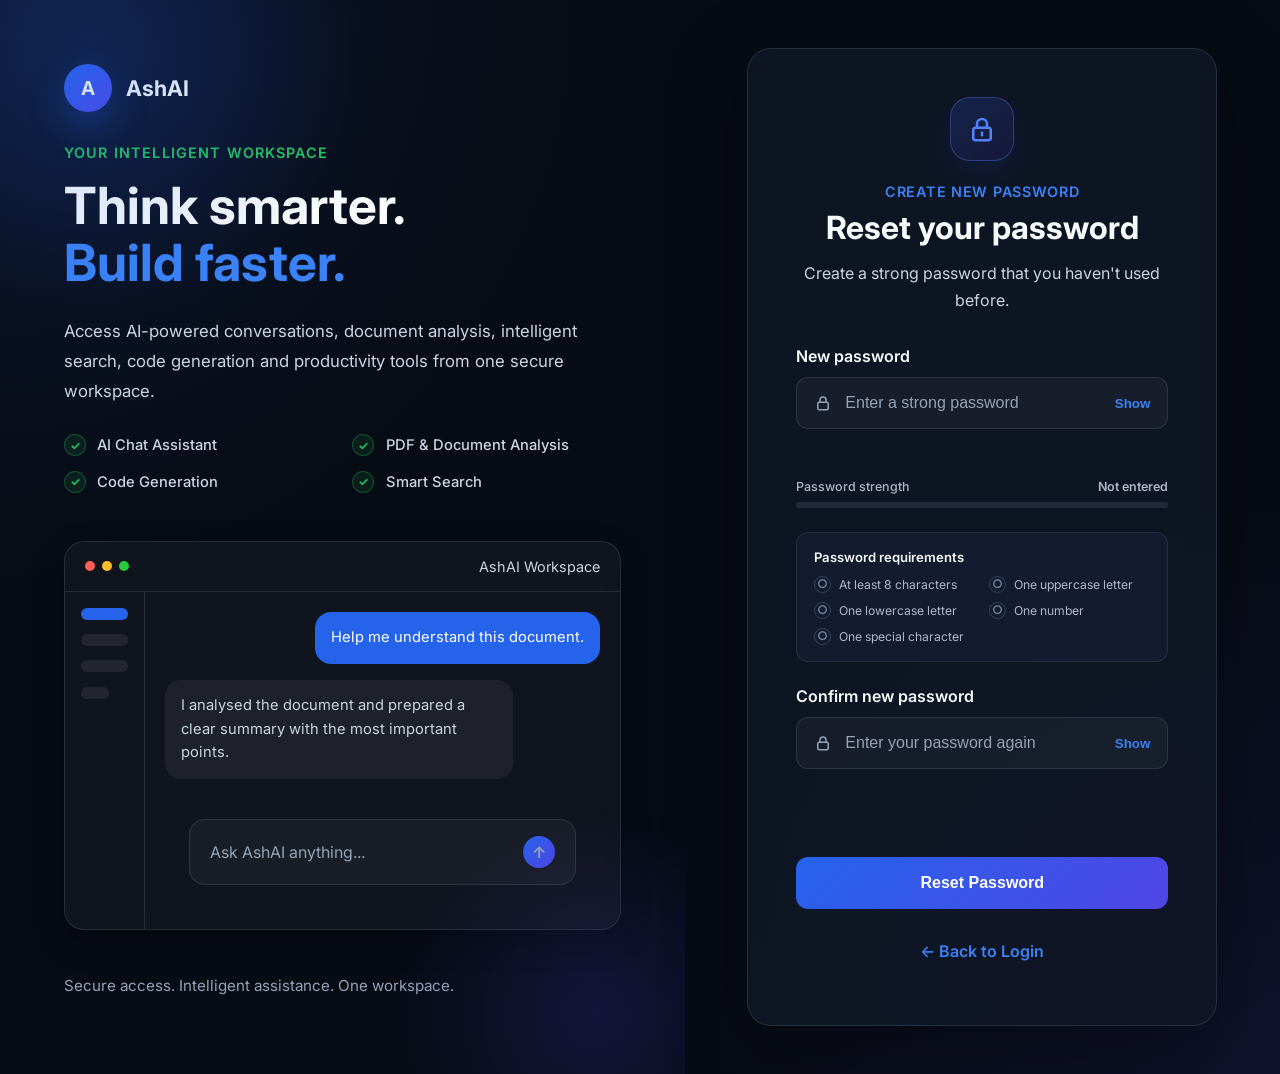
<file: frontend/pages/reset-password.html>
<!DOCTYPE html>
<html lang="en" class="js">

<head>
    <script src="../js/config.js"></script>
    <meta charset="UTF-8">
    <link rel="icon" href="/favicon.svg" type="image/svg+xml">

    <meta
        name="viewport"
        content="width=device-width, initial-scale=1.0"
    >

    <meta
        name="description"
        content="Create a new secure password for your AshAI account."
    >

    <title>Reset Password | AshAI</title>

    <!-- Google Font -->
    <link rel="preconnect" href="https://fonts.googleapis.com">
    <link rel="preconnect" href="https://fonts.gstatic.com" crossorigin>

    <link
        href="https://fonts.googleapis.com/css2?family=Inter:wght@400;500;600;700;800&display=swap"
        rel="stylesheet"
    >

    <!-- Project styles -->
    <link rel="stylesheet" href="../css/variables.css">
    <link rel="stylesheet" href="../css/auth.css">

    <!-- Reset-password JavaScript -->
    <script src="../js/reset-password.js" defer></script>
</head>

<body class="auth-page">

    <a class="skip-link" href="#resetPasswordForm">
        Skip to reset password form
    </a>

    <main class="auth-layout">

        <!-- ==================================================
             LEFT INFORMATION PANEL
        =================================================== -->

        <section
            class="auth-visual"
            aria-labelledby="visualTitle"
        >
            <a
                class="auth-brand"
                href="../index.html"
                aria-label="Go to AshAI home page"
            >
                <span
                    class="auth-brand-icon"
                    aria-hidden="true"
                >
                    A
                </span>

                <span class="auth-brand-name">
                    AshAI
                </span>
            </a>

            <div class="auth-visual-content">

                <span class="auth-eyebrow">
                    Your intelligent workspace
                </span>

                <h1 id="visualTitle">
                    Think smarter.
                    <span>Build faster.</span>
                </h1>

                <p>
                    Access AI-powered conversations, document analysis,
                    intelligent search, code generation and productivity
                    tools from one secure workspace.
                </p>

                <div class="hero-features">

                    <div class="hero-feature">
                        AI Chat Assistant
                    </div>

                    <div class="hero-feature">
                        PDF &amp; Document Analysis
                    </div>

                    <div class="hero-feature">
                        Code Generation
                    </div>

                    <div class="hero-feature">
                        Smart Search
                    </div>

                </div>

                <!-- Workspace preview -->
                <div
                    class="auth-preview"
                    aria-hidden="true"
                >
                    <div class="preview-header">

                        <div class="preview-dots">
                            <span></span>
                            <span></span>
                            <span></span>
                        </div>

                        <span class="preview-title">
                            AshAI Workspace
                        </span>

                    </div>

                    <div class="preview-body">

                        <div class="preview-sidebar">
                            <span class="preview-sidebar-item active"></span>
                            <span class="preview-sidebar-item"></span>
                            <span class="preview-sidebar-item"></span>
                            <span class="preview-sidebar-item small"></span>
                        </div>

                        <div class="preview-chat">

                            <div class="preview-message user-message">
                                Help me understand this document.
                            </div>

                            <div class="preview-message ai-message">
                                I analysed the document and prepared a clear
                                summary with the most important points.
                            </div>

                            <div class="preview-input">
                                <span>Ask AshAI anything...</span>

                                <span class="preview-send">
                                    ↑
                                </span>
                            </div>

                        </div>

                    </div>
                </div>

            </div>

            <p class="auth-visual-footer">
                Secure access. Intelligent assistance. One workspace.
            </p>

        </section>

        <!-- ==================================================
             RESET PASSWORD PANEL
        =================================================== -->

        <section
            class="auth-content"
            aria-labelledby="resetPasswordTitle"
        >
            <div class="auth-card reset-password-card">

                <!-- Mobile brand -->
                <a
                    class="mobile-brand"
                    href="../index.html"
                    aria-label="Go to AshAI home page"
                >
                    <span
                        class="auth-brand-icon"
                        aria-hidden="true"
                    >
                        A
                    </span>

                    <span class="auth-brand-name">
                        AshAI
                    </span>
                </a>

                <!-- ==================================================
                     RESET PASSWORD FORM VIEW
                =================================================== -->

                <div id="resetPasswordView">

                    <div class="reset-password-icon" aria-hidden="true">
                        <svg
                            width="30"
                            height="30"
                            viewBox="0 0 24 24"
                            fill="none"
                            stroke="currentColor"
                            stroke-width="2"
                            stroke-linecap="round"
                            stroke-linejoin="round"
                        >
                            <rect
                                x="5"
                                y="11"
                                width="14"
                                height="10"
                                rx="2"
                            ></rect>

                            <path d="M8 11V8a4 4 0 0 1 8 0v3"></path>

                            <path d="M12 15v2"></path>
                        </svg>
                    </div>

                    <div class="auth-card-header">

                        <span class="auth-card-label">
                            Create New Password
                        </span>

                        <h2 id="resetPasswordTitle">
                            Reset your password
                        </h2>

                        <p>
                            Create a strong password that you haven&apos;t
                            used before.
                        </p>

                    </div>

                    <div
                        id="formMessage"
                        class="form-message"
                        role="alert"
                        aria-live="polite"
                        hidden
                    ></div>

                    <form
                        id="resetPasswordForm"
                        class="auth-form"
                        novalidate
                    >

                        <!-- New password -->
                        <div class="form-group">

                            <label for="newPassword">
                                New password
                            </label>

                            <div class="input-wrapper">

                                <span
                                    class="input-icon"
                                    aria-hidden="true"
                                >
                                    <svg
                                        width="18"
                                        height="18"
                                        viewBox="0 0 24 24"
                                        fill="none"
                                        stroke="currentColor"
                                        stroke-width="2"
                                        stroke-linecap="round"
                                        stroke-linejoin="round"
                                    >
                                        <rect
                                            x="5"
                                            y="11"
                                            width="14"
                                            height="10"
                                            rx="2"
                                        ></rect>

                                        <path d="M8 11V8a4 4 0 0 1 8 0v3"></path>
                                    </svg>
                                </span>

                                <input
                                    type="password"
                                    id="newPassword"
                                    name="newPassword"
                                    autocomplete="new-password"
                                    placeholder="Enter a strong password"
                                    aria-describedby="newPasswordError passwordRequirements"
                                    required
                                >

                                <button
                                    type="button"
                                    id="toggleNewPassword"
                                    class="password-toggle"
                                    aria-label="Show new password"
                                    aria-pressed="false"
                                >
                                    <span
                                        class="password-toggle-text"
                                        aria-hidden="true"
                                    >
                                        Show
                                    </span>
                                </button>

                            </div>

                            <p
                                id="newPasswordError"
                                class="field-error"
                                aria-live="polite"
                            ></p>

                        </div>

                        <!-- Password strength -->
                        <div class="password-strength">

                            <div class="password-strength-header">
                                <span>Password strength</span>

                                <span id="strengthLabel">
                                    Not entered
                                </span>
                            </div>

                            <div
                                class="strength-track"
                                aria-hidden="true"
                            >
                                <span
                                    id="strengthBar"
                                    class="strength-bar"
                                ></span>
                            </div>

                        </div>

                        <!-- Requirements -->
                        <div
                            id="passwordRequirements"
                            class="password-requirements"
                        >
                            <p class="requirements-title">
                                Password requirements
                            </p>

                            <ul>
                                <li id="lengthRequirement">
                                    <span class="requirement-icon">○</span>
                                    At least 8 characters
                                </li>

                                <li id="uppercaseRequirement">
                                    <span class="requirement-icon">○</span>
                                    One uppercase letter
                                </li>

                                <li id="lowercaseRequirement">
                                    <span class="requirement-icon">○</span>
                                    One lowercase letter
                                </li>

                                <li id="numberRequirement">
                                    <span class="requirement-icon">○</span>
                                    One number
                                </li>

                                <li id="specialRequirement">
                                    <span class="requirement-icon">○</span>
                                    One special character
                                </li>
                            </ul>
                        </div>

                        <!-- Confirm password -->
                        <div class="form-group">

                            <label for="confirmPassword">
                                Confirm new password
                            </label>

                            <div class="input-wrapper">

                                <span
                                    class="input-icon"
                                    aria-hidden="true"
                                >
                                    <svg
                                        width="18"
                                        height="18"
                                        viewBox="0 0 24 24"
                                        fill="none"
                                        stroke="currentColor"
                                        stroke-width="2"
                                        stroke-linecap="round"
                                        stroke-linejoin="round"
                                    >
                                        <rect
                                            x="5"
                                            y="11"
                                            width="14"
                                            height="10"
                                            rx="2"
                                        ></rect>

                                        <path d="M8 11V8a4 4 0 0 1 8 0v3"></path>
                                    </svg>
                                </span>

                                <input
                                    type="password"
                                    id="confirmPassword"
                                    name="confirmPassword"
                                    autocomplete="new-password"
                                    placeholder="Enter your password again"
                                    aria-describedby="confirmPasswordError"
                                    required
                                >

                                <button
                                    type="button"
                                    id="toggleConfirmPassword"
                                    class="password-toggle"
                                    aria-label="Show confirmed password"
                                    aria-pressed="false"
                                >
                                    <span
                                        class="password-toggle-text"
                                        aria-hidden="true"
                                    >
                                        Show
                                    </span>
                                </button>

                            </div>

                            <p
                                id="confirmPasswordError"
                                class="field-error"
                                aria-live="polite"
                            ></p>

                            <p
                                id="passwordMatchMessage"
                                class="password-match-message"
                                aria-live="polite"
                            ></p>

                        </div>

                        <!-- Submit -->
                        <button
                            type="submit"
                            id="resetPasswordButton"
                            class="primary-button"
                        >
                            <span class="button-text">
                                Reset Password
                            </span>

                            <span
                                class="button-loader"
                                aria-hidden="true"
                            ></span>
                        </button>

                    </form>

                    <p class="auth-switch reset-back-link">
                        <a href="./login.html">
                            Back to Login
                        </a>
                    </p>

                </div>

                <!-- ==================================================
                     SUCCESS VIEW
                =================================================== -->

                <div
                    id="passwordSuccessView"
                    class="password-success-view"
                    aria-labelledby="passwordSuccessTitle"
                    hidden
                >

                    <div
                        class="password-success-icon"
                        aria-hidden="true"
                    >
                        <svg
                            width="34"
                            height="34"
                            viewBox="0 0 24 24"
                            fill="none"
                            stroke="currentColor"
                            stroke-width="2"
                            stroke-linecap="round"
                            stroke-linejoin="round"
                        >
                            <circle cx="12" cy="12" r="9"></circle>
                            <path d="M8 12l3 3 5-6"></path>
                        </svg>
                    </div>

                    <span class="auth-card-label">
                        Password Updated
                    </span>

                    <h2 id="passwordSuccessTitle">
                        Your password has been reset
                    </h2>

                    <p>
                        Your password was changed successfully. You can now
                        sign in to AshAI using your new password.
                    </p>

                    <a
                        href="./login.html"
                        class="primary-button success-login-button"
                    >
                        Continue to Login
                    </a>

                </div>

            </div>
        </section>

    </main>

</body>

</html>
</file>
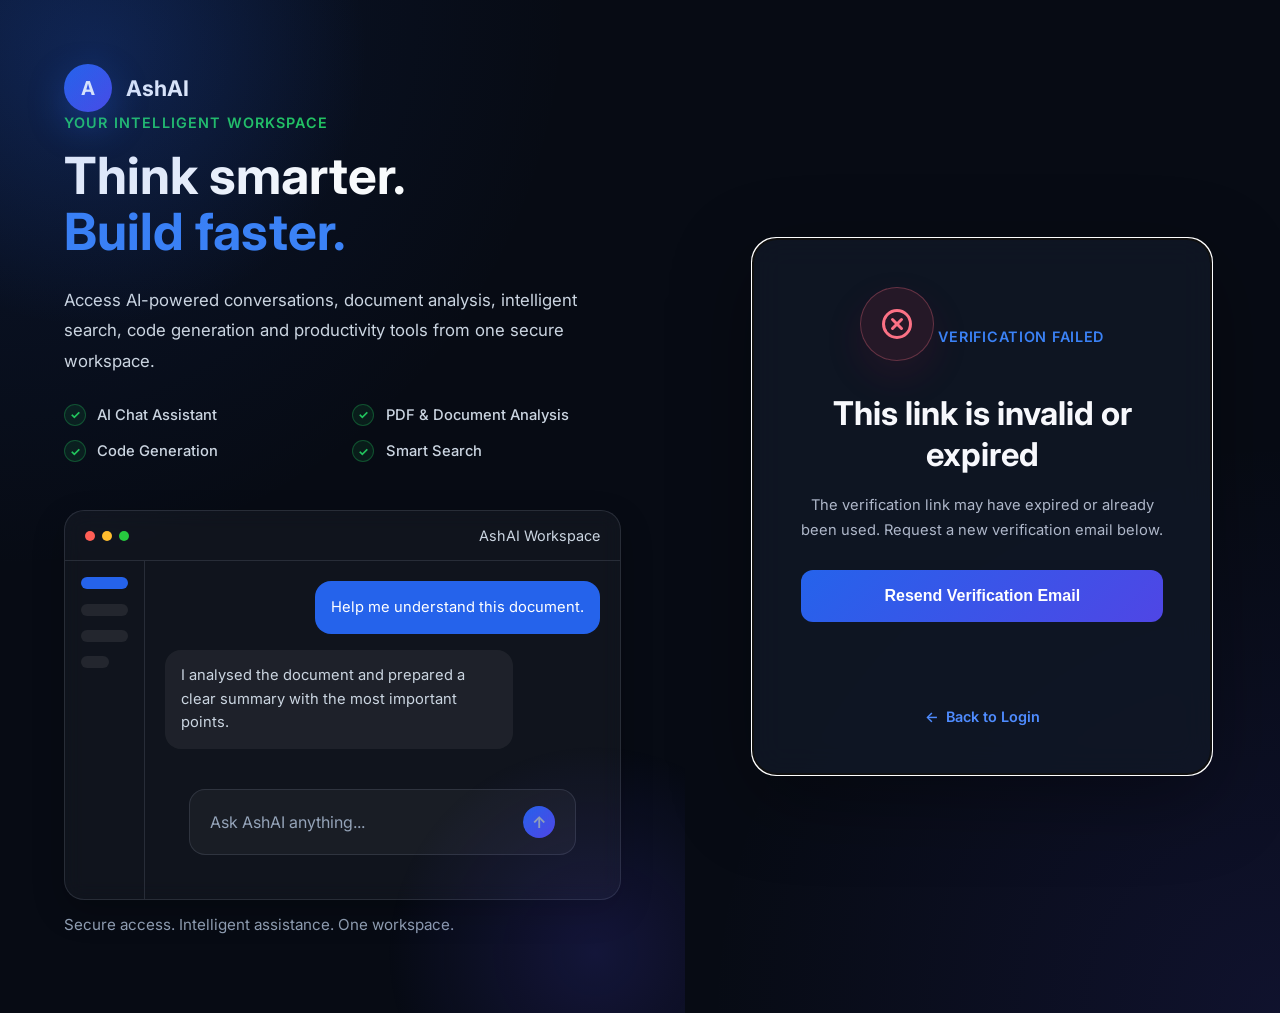
<file: frontend/pages/verify-email.html>
<!DOCTYPE html>
<html lang="en" class="js">

<head>
    <script src="../js/config.js"></script>
    <meta charset="UTF-8">
    <link rel="icon" href="/favicon.svg" type="image/svg+xml">

    <meta
        name="viewport"
        content="width=device-width, initial-scale=1.0"
    >

    <meta
        name="description"
        content="Verify your email address to activate your AshAI account."
    >

    <title>Verify Email | AshAI</title>

    <link rel="preconnect" href="https://fonts.googleapis.com">
    <link rel="preconnect" href="https://fonts.gstatic.com" crossorigin>

    <link
        href="https://fonts.googleapis.com/css2?family=Inter:wght@400;500;600;700;800&display=swap"
        rel="stylesheet"
    >

    <link rel="stylesheet" href="../css/variables.css">
    <link rel="stylesheet" href="../css/auth.css">

    <script src="../js/verify-email.js" defer></script>
</head>

<body class="auth-page">

    <a class="skip-link" href="#verificationContent">
        Skip to email verification
    </a>

    <main class="auth-layout">

        <section
            class="auth-visual"
            aria-labelledby="visualTitle"
        >
            <a
                class="auth-brand"
                href="../index.html"
                aria-label="Go to AshAI home page"
            >
                <span
                    class="auth-brand-icon"
                    aria-hidden="true"
                >
                    A
                </span>

                <span class="auth-brand-name">
                    AshAI
                </span>
            </a>

            <div class="auth-visual-content">

                <span class="auth-eyebrow">
                    Your intelligent workspace
                </span>

                <h1 id="visualTitle">
                    Think smarter.
                    <span>Build faster.</span>
                </h1>

                <p>
                    Access AI-powered conversations, document analysis,
                    intelligent search, code generation and productivity
                    tools from one secure workspace.
                </p>

                <div class="hero-features">

                    <div class="hero-feature">
                        AI Chat Assistant
                    </div>

                    <div class="hero-feature">
                        PDF &amp; Document Analysis
                    </div>

                    <div class="hero-feature">
                        Code Generation
                    </div>

                    <div class="hero-feature">
                        Smart Search
                    </div>

                </div>

                <div
                    class="auth-preview"
                    aria-hidden="true"
                >
                    <div class="preview-header">

                        <div class="preview-dots">
                            <span></span>
                            <span></span>
                            <span></span>
                        </div>

                        <span class="preview-title">
                            AshAI Workspace
                        </span>

                    </div>

                    <div class="preview-body">

                        <div class="preview-sidebar">
                            <span class="preview-sidebar-item active"></span>
                            <span class="preview-sidebar-item"></span>
                            <span class="preview-sidebar-item"></span>
                            <span class="preview-sidebar-item small"></span>
                        </div>

                        <div class="preview-chat">

                            <div class="preview-message user-message">
                                Help me understand this document.
                            </div>

                            <div class="preview-message ai-message">
                                I analysed the document and prepared a clear
                                summary with the most important points.
                            </div>

                            <div class="preview-input">
                                <span>Ask AshAI anything...</span>

                                <span class="preview-send">
                                    ↑
                                </span>
                            </div>

                        </div>

                    </div>
                </div>

            </div>

            <p class="auth-visual-footer">
                Secure access. Intelligent assistance. One workspace.
            </p>

        </section>

        <section
            class="auth-content"
            aria-labelledby="verifyEmailTitle"
        >
            <div
                id="verificationContent"
                class="auth-card verify-email-card"
                tabindex="-1"
            >

                <a
                    class="mobile-brand"
                    href="../index.html"
                    aria-label="Go to AshAI home page"
                >
                    <span
                        class="auth-brand-icon"
                        aria-hidden="true"
                    >
                        A
                    </span>

                    <span class="auth-brand-name">
                        AshAI
                    </span>
                </a>

                <!-- Loading state -->
                <div
                    id="verificationLoadingView"
                    class="verification-state"
                >
                    <div
                        class="verification-loader"
                        aria-hidden="true"
                    ></div>

                    <span class="auth-card-label">
                        Verifying Email
                    </span>

                    <h2 id="verifyEmailTitle">
                        Activating your account
                    </h2>

                    <p>
                        Please wait while we verify your email address.
                    </p>
                </div>

                <!-- Success state -->
                <div
                    id="verificationSuccessView"
                    class="verification-state"
                    hidden
                >
                    <div
                        class="verification-icon success"
                        aria-hidden="true"
                    >
                        <svg
                            width="36"
                            height="36"
                            viewBox="0 0 24 24"
                            fill="none"
                            stroke="currentColor"
                            stroke-width="2"
                            stroke-linecap="round"
                            stroke-linejoin="round"
                        >
                            <circle cx="12" cy="12" r="9"></circle>
                            <path d="M8 12l3 3 5-6"></path>
                        </svg>
                    </div>

                    <span class="auth-card-label">
                        Email Verified
                    </span>

                    <h2>
                        Your account is ready
                    </h2>

                    <p>
                        Your email address has been verified successfully.
                        You can now sign in and start using AshAI.
                    </p>

                    <a
                        href="./login.html"
                        class="primary-button verification-action"
                    >
                        Continue to Login
                    </a>
                </div>

                <!-- Error state -->
                <div
                    id="verificationErrorView"
                    class="verification-state"
                    hidden
                >
                    <div
                        class="verification-icon error"
                        aria-hidden="true"
                    >
                        <svg
                            width="36"
                            height="36"
                            viewBox="0 0 24 24"
                            fill="none"
                            stroke="currentColor"
                            stroke-width="2"
                            stroke-linecap="round"
                            stroke-linejoin="round"
                        >
                            <circle cx="12" cy="12" r="9"></circle>
                            <path d="M9 9l6 6"></path>
                            <path d="M15 9l-6 6"></path>
                        </svg>
                    </div>

                    <span class="auth-card-label">
                        Verification Failed
                    </span>

                    <h2>
                        This link is invalid or expired
                    </h2>

                    <p>
                        The verification link may have expired or already
                        been used. Request a new verification email below.
                    </p>

                    <button
                        type="button"
                        id="resendVerificationButton"
                        class="primary-button"
                    >
                        <span class="button-text">
                            Resend Verification Email
                        </span>

                        <span
                            class="button-loader"
                            aria-hidden="true"
                        ></span>
                    </button>

                    <p
                        id="verificationMessage"
                        class="resend-message"
                        role="status"
                        aria-live="polite"
                    ></p>

                    <a
                        href="./login.html"
                        class="back-to-login-button"
                    >
                        <span aria-hidden="true">←</span>
                        Back to Login
                    </a>
                </div>

            </div>
        </section>

    </main>

</body>

</html>
</file>
<file: frontend/css/variables.css>
:root {
    /* ==========================
       BRAND COLORS
    ========================== */

    --color-primary: #2563eb;
    --color-primary-light: #3b82f6;
    --color-primary-dark: #1d4ed8;

    --color-secondary: #4f46e5;
    --color-accent: #22c55e;

    /* ==========================
       BACKGROUND COLORS
    ========================== */

    --color-background: #070b14;
    --color-background-soft: #0f172a;
    --color-surface: #111827;
    --color-surface-light: #1e293b;

    /* ==========================
       TEXT COLORS
    ========================== */

    --color-text-primary: #f8fafc;
    --color-text-secondary: #cbd5e1;
    --color-text-muted: #94a3b8;
    --color-text-dark: #0f172a;

    /* ==========================
       BORDER COLORS
    ========================== */

    --color-border: rgba(148, 163, 184, 0.18);
    --color-border-light: rgba(255, 255, 255, 0.1);

    /* ==========================
       STATUS COLORS
    ========================== */

    --color-success: #22c55e;
    --color-warning: #f59e0b;
    --color-danger: #ef4444;

    /* ==========================
       TYPOGRAPHY
    ========================== */

    --font-primary:
        "Inter",
        system-ui,
        -apple-system,
        BlinkMacSystemFont,
        "Segoe UI",
        sans-serif;

    --font-size-xs: 0.75rem;
    --font-size-sm: 0.875rem;
    --font-size-base: 1rem;
    --font-size-lg: 1.125rem;
    --font-size-xl: 1.25rem;
    --font-size-2xl: 1.5rem;
    --font-size-3xl: 1.875rem;
    --font-size-4xl: 2.25rem;
    --font-size-5xl: 3rem;
    --font-size-6xl: 3.75rem;

    /* ==========================
       FONT WEIGHTS
    ========================== */

    --font-weight-regular: 400;
    --font-weight-medium: 500;
    --font-weight-semibold: 600;
    --font-weight-bold: 700;
    --font-weight-extra-bold: 800;

    /* ==========================
       SPACING
    ========================== */

    --space-1: 0.25rem;
    --space-2: 0.5rem;
    --space-3: 0.75rem;
    --space-4: 1rem;
    --space-5: 1.25rem;
    --space-6: 1.5rem;
    --space-8: 2rem;
    --space-10: 2.5rem;
    --space-12: 3rem;
    --space-16: 4rem;
    --space-20: 5rem;
    --space-24: 6rem;

    /* ==========================
       BORDER RADIUS
    ========================== */

    --radius-sm: 0.5rem;
    --radius-md: 0.75rem;
    --radius-lg: 1rem;
    --radius-xl: 1.5rem;
    --radius-full: 9999px;

    /* ==========================
       SHADOWS
    ========================== */

    --shadow-sm: 0 4px 16px rgba(0, 0, 0, 0.18);
    --shadow-md: 0 12px 32px rgba(0, 0, 0, 0.24);
    --shadow-lg: 0 24px 80px rgba(0, 0, 0, 0.35);

    --shadow-primary:
        0 14px 36px rgba(37, 99, 235, 0.35);

    /* ==========================
       TRANSITIONS
    ========================== */

    --transition-fast: 150ms ease;
    --transition-normal: 250ms ease;
    --transition-slow: 400ms ease;

    /* ==========================
       LAYOUT
    ========================== */

    --container-width: 1200px;
    --header-height: 76px;
}
</file>
<file: frontend/css/global.css>
/* ==========================
   RESET
========================== */

*,
*::before,
*::after {
    box-sizing: border-box;
    margin: 0;
    padding: 0;
}

html {
    scroll-behavior: smooth;
    scroll-padding-top: calc(var(--header-height) + 20px);
}
section[id] {
    scroll-margin-top: calc(var(--header-height) + 20px);
}
body {
    position: relative;
    min-height: 100vh;
    overflow-x: hidden;
    isolation: isolate;
    font-family: var(--font-primary);
    font-size: var(--font-size-base);
    line-height: 1.6;
    color: var(--color-text-primary);
    background:
        radial-gradient(
            circle at 10% 10%,
            rgba(37, 99, 235, 0.08),
            transparent 28%
        ),
        var(--color-background);
}

body.menu-open {
    overflow: hidden;
}

img,
svg {
    display: block;
    max-width: 100%;
}

a {
    color: inherit;
    text-decoration: none;
}

button,
input,
textarea,
select {
    font: inherit;
}

button {
    border: none;
    cursor: pointer;
}

ul {
    list-style: none;
}

a:focus-visible,
button:focus-visible {
    outline: 3px solid rgba(96, 165, 250, 0.65);
    outline-offset: 4px;
}


/* ==========================
   BACKGROUND EFFECTS
========================== */

body::before {
    position: fixed;
    inset: 0;
    z-index: -3;
    pointer-events: none;
    background-image:
        linear-gradient(
            rgba(148, 163, 184, 0.035) 1px,
            transparent 1px
        ),
        linear-gradient(
            90deg,
            rgba(148, 163, 184, 0.035) 1px,
            transparent 1px
        );
    background-size: 48px 48px;
    mask-image:
        linear-gradient(
            to bottom,
            rgba(0, 0, 0, 0.85),
            transparent 85%
        );
    content: "";
}
body::after {
    position: fixed;
    top: -20%;
    left: 15%;
    z-index: -4;
    width: 70vw;
    height: 70vw;
    pointer-events: none;
    border-radius: 50%;
    background:
        radial-gradient(
            circle,
            rgba(37, 99, 235, 0.08),
            transparent 62%
        );
    content: "";
}



/* ==========================
   REUSABLE LAYOUT
========================== */

.container {
    width: min(100% - 2rem, var(--container-width));
    margin-inline: auto;
}

.section-heading {
    text-align: center;
}

.section-label {
    font-size: var(--font-size-sm);
    font-weight: var(--font-weight-semibold);
    text-transform: uppercase;
    letter-spacing: 0.12em;
    color: var(--color-primary-light);
}

.section-title {
    max-width: 760px;
    margin: var(--space-4) auto 0;
    font-size: clamp(2rem, 4vw, 3.5rem);
    line-height: 1.15;
    letter-spacing: -0.04em;
}

.section-description {
    max-width: 680px;
    margin: var(--space-5) auto 0;
    color: var(--color-text-muted);
}


/* ==========================
   PAGE LOADER
========================== */

.page-loader {
    display: none;
}

.js .page-loader {
    position: fixed;
    inset: 0;
    z-index: 9999;
    display: grid;
    place-content: center;
    justify-items: center;
    gap: var(--space-5);
    background:
        radial-gradient(
            circle at center,
            rgba(37, 99, 235, 0.16),
            transparent 34%
        ),
        #050912;
    transition:
        opacity 500ms ease,
        visibility 500ms ease;
}

.page-loader.hidden {
    visibility: hidden;
    opacity: 0;
}

.loader-logo {
    display: grid;
    width: 72px;
    height: 72px;
    place-items: center;
    border: 1px solid rgba(255, 255, 255, 0.16);
    border-radius: 22px;
    font-size: 1.8rem;
    font-weight: var(--font-weight-extra-bold);
    color: #ffffff;
    background:
        linear-gradient(
            135deg,
            var(--color-primary),
            var(--color-secondary)
        );
    box-shadow:
        0 0 0 8px rgba(37, 99, 235, 0.04),
        0 14px 36px rgba(37, 99, 235, 0.28);
}
.loader-text {
    font-size: var(--font-size-sm);
    font-weight: var(--font-weight-medium);
    color: var(--color-text-secondary);
}

.loader-dots::after {
    display: inline-block;
    width: 1.5rem;
    animation: loading-dots 1.4s steps(4, end) infinite;
    content: "";
}

@keyframes loading-dots {
    0% {
        content: "";
    }

    25% {
        content: ".";
    }

    50% {
        content: "..";
    }

    75%,
    100% {
        content: "...";
    }
}




/* ==========================
   HEADER AND NAVIGATION
========================== */
.site-header {
    position: fixed;
    top: 0;
    right: 0;
    left: 0;
    z-index: 1000;

    height: var(--header-height);

    border-bottom: 1px solid rgba(255, 255, 255, 0.08);

    background: rgba(7, 11, 20, 0.92);

    backdrop-filter: blur(4px);
    -webkit-backdrop-filter: blur(4px);

    transition:
        background-color 0.3s ease,
        box-shadow 0.3s ease,
        border-color 0.3s ease;
}

.site-header.scrolled {
    border-color: rgba(148, 163, 184, 0.12);
    background-color: rgba(5, 9, 18, 0.92);
    box-shadow: 0 10px 35px rgba(0, 0, 0, 0.22);
}

.navbar {
    display: flex;
    align-items: center;
    justify-content: space-between;
    height: 100%;
}

.brand {
    display: inline-flex;
    align-items: center;
    gap: var(--space-3);
    flex-shrink: 0;
}

.brand-logo {
    display: grid;
    width: 40px;
    height: 40px;
    place-items: center;
    border: 1px solid rgba(255, 255, 255, 0.15);
    border-radius: var(--radius-md);
    font-weight: var(--font-weight-extra-bold);
    background:
        linear-gradient(
            135deg,
            var(--color-primary-light),
            var(--color-secondary)
        );
    box-shadow: var(--shadow-primary);
}

.brand-name {
    font-size: var(--font-size-xl);
    font-weight: var(--font-weight-bold);
    letter-spacing: -0.03em;
}

.navigation-menu {
    display: flex;
    align-items: center;
    gap: var(--space-10);
}

.navigation-links {
    display: flex;
    align-items: center;
    gap: var(--space-2);
}

.navigation-link {
    position: relative;
    display: inline-flex;
    padding: var(--space-2) var(--space-4);
    border-radius: var(--radius-sm);
    font-size: var(--font-size-sm);
    font-weight: var(--font-weight-medium);
    color: var(--color-text-secondary);
    transition:
        color var(--transition-fast),
        background-color var(--transition-fast);
}

.navigation-link:hover,
.navigation-link.active {
    color: var(--color-text-primary);
    background-color: rgba(255, 255, 255, 0.06);
}

.navigation-link.active::after {
    position: absolute;
    right: var(--space-4);
    bottom: 2px;
    left: var(--space-4);
    height: 2px;
    border-radius: var(--radius-full);
    background-color: var(--color-primary-light);
    content: "";
}

.navigation-actions {
    display: flex;
    align-items: center;
    gap: var(--space-3);
}

.mobile-menu-button {
    display: none;
    width: 44px;
    height: 44px;
    padding: 10px;
    border: 1px solid var(--color-border);
    border-radius: var(--radius-md);
    background-color: rgba(255, 255, 255, 0.04);
}

.mobile-menu-button span {
    display: block;
    width: 100%;
    height: 2px;
    margin: 5px 0;
    border-radius: var(--radius-full);
    background-color: var(--color-text-primary);
    transition:
        transform var(--transition-normal),
        opacity var(--transition-normal);
}


/* ==========================
   BUTTONS
========================== */

.button {
    position: relative;
    display: inline-flex;
    min-height: 44px;
    align-items: center;
    justify-content: center;
    gap: var(--space-2);
    overflow: hidden;
    isolation: isolate;
    padding: 0 var(--space-5);
    border: 1px solid transparent;
    border-radius: var(--radius-md);
    font-size: var(--font-size-sm);
    font-weight: var(--font-weight-semibold);
    transition:
        transform var(--transition-fast),
        background-color var(--transition-fast),
        border-color var(--transition-fast),
        box-shadow var(--transition-fast);
}



.button:hover {
    transform: translateY(-1px);
}

.button:active {
    transform: translateY(0) scale(0.98);
}

.button-primary {
    color: #ffffff;
    background:
        linear-gradient(
            135deg,
            var(--color-primary),
            var(--color-secondary)
        );
    box-shadow: 0 10px 28px rgba(37, 99, 235, 0.25);
}

.button-primary:hover {
    box-shadow: var(--shadow-primary);
}

.button-secondary {
    color: var(--color-text-primary);
    border-color: var(--color-border-light);
    background-color: rgba(255, 255, 255, 0.05);
}

.button-secondary:hover {
    border-color: rgba(255, 255, 255, 0.2);
    background-color: rgba(255, 255, 255, 0.09);
}

.button-ghost {
    color: var(--color-text-secondary);
    background-color: transparent;
}

.button-ghost:hover {
    color: var(--color-text-primary);
    background-color: rgba(255, 255, 255, 0.06);
}

.button-large {
    min-height: 52px;
    padding-inline: var(--space-6);
    font-size: var(--font-size-base);
}


/* ==========================
   HERO
========================== */

.hero-section {
    position: relative;
    min-height: 100vh;
    padding-top: calc(var(--header-height) + var(--space-20));
    padding-bottom: var(--space-20);
    overflow: hidden;
}

.hero-background {
    position: absolute;
    inset: 0;
    pointer-events: none;
}

.hero-glow {
    position: absolute;
    border-radius: 50%;
    filter: blur(60px);
    opacity: 0.25;
}

.hero-glow-one {
    top: 6%;
    left: -10%;
    width: 420px;
    height: 420px;
    background-color: var(--color-primary);
}

.hero-glow-two {
    right: -8%;
    bottom: 8%;
    width: 380px;
    height: 380px;
    background-color: var(--color-secondary);
}

.hero-container {
    position: relative;
    z-index: 1;
    display: grid;
    grid-template-columns: minmax(0, 1fr) minmax(480px, 0.95fr);
    align-items: center;
    gap: var(--space-16);
}

.hero-content {
    max-width: 680px;
}

.hero-badge {
    display: inline-flex;
    align-items: center;
    gap: var(--space-2);
    padding: var(--space-2) var(--space-4);
    border: 1px solid rgba(59, 130, 246, 0.25);
    border-radius: var(--radius-full);
    font-size: var(--font-size-sm);
    font-weight: var(--font-weight-medium);
    color: #bfdbfe;
    background-color: rgba(37, 99, 235, 0.08);
}

.hero-badge-dot {
    width: 8px;
    height: 8px;
    border-radius: 50%;
    background-color: var(--color-success);
    box-shadow: 0 0 14px rgba(34, 197, 94, 0.8);
}

.hero-title {
    margin-top: var(--space-6);
    font-size: clamp(3rem, 6vw, 5.8rem);
    line-height: 1;
    letter-spacing: -0.065em;
}

.hero-title span {
    display: block;
    color: transparent;
    background:
        linear-gradient(
            90deg,
            #60a5fa,
            #818cf8,
            #a78bfa
        );
    background-clip: text;
    -webkit-background-clip: text;
}

.hero-description {
    max-width: 640px;
    margin-top: var(--space-6);
    font-size: var(--font-size-lg);
    line-height: 1.8;
    color: var(--color-text-secondary);
}

.hero-actions {
    display: flex;
    flex-wrap: wrap;
    gap: var(--space-4);
    margin-top: var(--space-8);
}

.hero-trust {
    display: flex;
    flex-wrap: wrap;
    gap: var(--space-5);
    margin-top: var(--space-8);
    font-size: var(--font-size-sm);
    color: var(--color-text-muted);
}

.trust-item {
    display: flex;
    align-items: center;
    gap: var(--space-2);
}

.trust-icon {
    display: grid;
    width: 20px;
    height: 20px;
    place-items: center;
    border-radius: 50%;
    font-size: 0.7rem;
    color: #bbf7d0;
    background-color: rgba(34, 197, 94, 0.15);
}

.hero-preview {
    position: relative;
}



.preview-window {
    position: relative;
    overflow: hidden;
    border: 1px solid var(--color-border-light);
    border-radius: var(--radius-xl);
    background-color: rgba(15, 23, 42, 0.9);
    box-shadow: 0 18px 40px rgba(0, 0, 0, 0.28);
}

.preview-window::before {
    position: absolute;
    inset: -1px;
    z-index: -1;
    border-radius: inherit;
    background:
        linear-gradient(
            135deg,
            rgba(59, 130, 246, 0.5),
            transparent 35%,
            rgba(79, 70, 229, 0.4)
        );
    content: "";
}



.preview-header {
    display: grid;
    grid-template-columns: 1fr auto 1fr;
    align-items: center;
    min-height: 52px;
    padding-inline: var(--space-4);
    border-bottom: 1px solid var(--color-border);
    background-color: rgba(255, 255, 255, 0.025);
}

.window-controls {
    display: flex;
    gap: 6px;
}

.window-control {
    width: 10px;
    height: 10px;
    border-radius: 50%;
    background-color: #475569;
}

.window-control:first-child {
    background-color: #ef4444;
}

.window-control:nth-child(2) {
    background-color: #f59e0b;
}

.window-control:nth-child(3) {
    background-color: #22c55e;
}

.preview-title {
    font-size: var(--font-size-xs);
    font-weight: var(--font-weight-medium);
    color: var(--color-text-muted);
}

.preview-status {
    display: flex;
    align-items: center;
    justify-content: flex-end;
    gap: 6px;
    font-size: 0.7rem;
    color: var(--color-text-muted);
}

.preview-status span {
    width: 6px;
    height: 6px;
    border-radius: 50%;
    background-color: var(--color-success);
}

.preview-body {
    display: grid;
    grid-template-columns: 58px 1fr;
    min-height: 470px;
}

.preview-sidebar {
    display: flex;
    flex-direction: column;
    align-items: center;
    gap: var(--space-3);
    padding-block: var(--space-4);
    border-right: 1px solid var(--color-border);
    background-color: rgba(2, 6, 23, 0.5);
}

.preview-sidebar-brand,
.preview-sidebar-item {
    display: grid;
    width: 34px;
    height: 34px;
    place-items: center;
    border-radius: var(--radius-sm);
    font-size: var(--font-size-sm);
}

.preview-sidebar-brand {
    margin-bottom: var(--space-3);
    font-weight: var(--font-weight-bold);
    background:
        linear-gradient(
            135deg,
            var(--color-primary),
            var(--color-secondary)
        );
}

.preview-sidebar-item {
    color: var(--color-text-muted);
}

.preview-sidebar-item svg {
    width: 16px;
    height: 16px;
}

.preview-sidebar-item.active {
    color: #ffffff;
    background-color: rgba(37, 99, 235, 0.2);
}

.preview-chat {
    display: flex;
    min-width: 0;
    flex-direction: column;
    padding: var(--space-5);
}

.preview-chat-header {
    display: flex;
    align-items: center;
    justify-content: space-between;
}

.preview-label {
    font-size: 0.65rem;
    text-transform: uppercase;
    letter-spacing: 0.12em;
    color: var(--color-text-muted);
}

.preview-chat-header h2 {
    margin-top: 2px;
    font-size: var(--font-size-lg);
}

.preview-chat-header button {
    display: grid;
    width: 34px;
    height: 34px;
    place-items: center;
    border-radius: var(--radius-sm);
    color: #ffffff;
    background-color: var(--color-primary);
}

.preview-messages {
    display: flex;
    flex: 1;
    flex-direction: column;
    gap: var(--space-4);
    padding-block: var(--space-8);
}

.message {
    max-width: 92%;
    padding: var(--space-4);
    border-radius: var(--radius-lg);
    font-size: 0.82rem;
    line-height: 1.65;
}

.message-user {
    align-self: flex-end;
    max-width: 78%;
    border-bottom-right-radius: var(--space-1);
    color: #dbeafe;
    background-color: rgba(37, 99, 235, 0.2);
}

.message-ai {
    display: grid;
    grid-template-columns: 30px 1fr;
    gap: var(--space-3);
    align-self: flex-start;
    padding: 0;
}

.message-avatar {
    display: grid;
    width: 30px;
    height: 30px;
    place-items: center;
    border-radius: var(--radius-sm);
    font-size: var(--font-size-xs);
    font-weight: var(--font-weight-bold);
    background:
        linear-gradient(
            135deg,
            var(--color-primary),
            var(--color-secondary)
        );
}

.message-ai > div:last-child {
    padding: var(--space-4);
    border: 1px solid var(--color-border);
    border-radius: var(--radius-lg);
    border-bottom-left-radius: var(--space-1);
    background-color: rgba(255, 255, 255, 0.035);
}

.message-card {
    display: grid;
    grid-template-columns: 34px 1fr;
    gap: var(--space-3);
    margin-top: var(--space-3);
    padding: var(--space-3);
    border: 1px solid var(--color-border);
    border-radius: var(--radius-md);
    background-color: rgba(15, 23, 42, 0.65);
}

.message-card-icon {
    display: grid;
    width: 34px;
    height: 34px;
    place-items: center;
    border-radius: var(--radius-sm);
    font-size: 0.65rem;
    font-weight: var(--font-weight-bold);
    color: #bfdbfe;
    background-color: rgba(37, 99, 235, 0.14);
}

.message-card strong,
.message-card span {
    display: block;
}

.message-card strong {
    font-size: 0.75rem;
}

.message-card span {
    margin-top: 2px;
    font-size: 0.68rem;
    color: var(--color-text-muted);
}

.preview-input {
    display: flex;
    min-height: 52px;
    align-items: center;
    justify-content: space-between;
    padding: var(--space-2) var(--space-2) var(--space-2) var(--space-4);
    border: 1px solid var(--color-border);
    border-radius: var(--radius-md);
    font-size: 0.75rem;
    color: var(--color-text-muted);
    background-color: rgba(255, 255, 255, 0.035);
}

.preview-input button {
    display: grid;
    width: 36px;
    height: 36px;
    place-items: center;
    border-radius: var(--radius-sm);
    color: #ffffff;
    background:
        linear-gradient(
            135deg,
            var(--color-primary),
            var(--color-secondary)
        );
}


/* ==========================
   FEATURES
========================== */

.features-section {
    padding: var(--space-24) 0;
    border-top: 1px solid var(--color-border);
    background-color: var(--color-background-soft);
}

.features-grid {
    display: grid;
    grid-template-columns: repeat(3, 1fr);
    gap: var(--space-6);
    margin-top: var(--space-16);
}

.feature-card {
    position: relative;
    display: flex;
    min-height: 310px;
    flex-direction: column;
    overflow: hidden;
    padding: var(--space-8);
    border: 1px solid var(--color-border);
    border-radius: var(--radius-xl);
    background-color: rgba(255, 255, 255, 0.035);
    transition:
        transform var(--transition-normal),
        border-color var(--transition-normal),
        box-shadow var(--transition-normal);
}

.feature-card::before {
    position: absolute;
    inset: 0;
    pointer-events: none;
    border-radius: inherit;
    background:
        radial-gradient(
            circle at top left,
            rgba(59, 130, 246, 0.1),
            transparent 44%
        );
    opacity: 0;
    transition: opacity var(--transition-normal);
    content: "";
}

.feature-card:hover {
    transform: translateY(-4px);
    border-color: rgba(59, 130, 246, 0.35);
    box-shadow: 0 12px 28px rgba(0, 0, 0, 0.22);
}

.feature-card:hover::before {
    opacity: 1;
}

.feature-icon {
    display: grid;
    width: 64px;
    height: 64px;
    place-items: center;
    border-radius: var(--radius-lg);
    color: #ffffff;
    background:
        linear-gradient(
            135deg,
            var(--color-primary),
            var(--color-secondary)
        );
    transition:
        transform var(--transition-normal),
        box-shadow var(--transition-normal);
}
.feature-card:hover .feature-icon {
    transform: translateY(-2px);
    box-shadow: 0 10px 24px rgba(37, 99, 235, 0.22);
}

.feature-icon svg {
    width: 31px;
    height: 31px;
}

.feature-card h3 {
    margin-top: var(--space-6);
    font-size: var(--font-size-xl);
}

.feature-card p {
    margin-top: var(--space-3);
    color: var(--color-text-muted);
    line-height: 1.8;
}

.feature-link {
    display: inline-flex;
    align-items: center;
    gap: var(--space-2);
    width: fit-content;
    margin-top: auto;
    padding-top: var(--space-6);
    font-size: var(--font-size-sm);
    font-weight: var(--font-weight-semibold);
    color: #93c5fd;
    transition:
        color var(--transition-fast),
        gap var(--transition-fast);
}

.feature-link:hover {
    gap: var(--space-3);
    color: #ffffff;
}


/* ==========================
   ABOUT
========================== */

.about-section {
    position: relative;
    padding: var(--space-24) 0;
    overflow: hidden;
    border-top: 1px solid var(--color-border);
    background:
        radial-gradient(
            circle at 85% 45%,
            rgba(79, 70, 229, 0.12),
            transparent 30%
        ),
        var(--color-background);
}

.about-container {
    display: grid;
    grid-template-columns: minmax(0, 1fr) minmax(420px, 0.9fr);
    align-items: center;
    gap: var(--space-20);
}

.about-title {
    margin-inline: 0;
    text-align: left;
}

.about-description {
    max-width: 650px;
    margin-top: var(--space-5);
    color: var(--color-text-secondary);
    line-height: 1.8;
}

.about-benefits {
    display: grid;
    gap: var(--space-5);
    margin-top: var(--space-8);
}

.about-benefit {
    display: grid;
    grid-template-columns: 42px 1fr;
    gap: var(--space-4);
    align-items: start;
}

.benefit-check {
    display: grid;
    width: 42px;
    height: 42px;
    place-items: center;
    border: 1px solid rgba(34, 197, 94, 0.25);
    border-radius: var(--radius-md);
    color: #bbf7d0;
    background-color: rgba(34, 197, 94, 0.1);
}

.about-benefit h3 {
    font-size: var(--font-size-base);
}

.about-benefit p {
    margin-top: var(--space-1);
    font-size: var(--font-size-sm);
    color: var(--color-text-muted);
}

.about-panel {
    padding: var(--space-6);

    border: 1px solid rgba(255, 255, 255, 0.08);

    border-radius: var(--radius-xl);

    background: rgba(15, 23, 42, 0.95);

    box-shadow:
        0 12px 30px rgba(0, 0, 0, 0.25);

    transition:
        transform 0.3s ease,
        box-shadow 0.3s ease,
        border-color 0.3s ease;
}

.about-panel:hover {
    transform: translateY(-4px);

    border-color: rgba(59, 130, 246, 0.35);

    box-shadow:
        0 18px 40px rgba(37, 99, 235, 0.15);
}

.about-panel-header {
    display: flex;
    align-items: center;
    justify-content: space-between;
    gap: var(--space-4);
    padding-bottom: var(--space-5);
    border-bottom: 1px solid var(--color-border);
}

.about-panel-header p {
    font-size: var(--font-size-xs);
    color: var(--color-text-muted);
}

.about-panel-header h3 {
    margin-top: var(--space-1);
    font-size: var(--font-size-lg);
}

.about-status {
    display: inline-flex;
    align-items: center;
    gap: var(--space-2);
    padding: var(--space-2) var(--space-3);
    border-radius: var(--radius-full);
    font-size: var(--font-size-xs);
    color: #bbf7d0;
    background-color: rgba(34, 197, 94, 0.1);
}

.about-status span {
    width: 7px;
    height: 7px;
    border-radius: 50%;
    background-color: var(--color-success);
}

.about-stat-grid {
    display: grid;
    grid-template-columns: repeat(2, 1fr);
    gap: var(--space-4);
    margin-top: var(--space-5);
}

.about-stat-card {
    padding: var(--space-5);
    border: 1px solid var(--color-border);
    border-radius: var(--radius-lg);
    background-color: rgba(255, 255, 255, 0.035);
    transition:
        transform var(--transition-normal),
        border-color var(--transition-normal);
}

.about-stat-card:hover {
    transform: translateY(-4px);
    border-color: rgba(59, 130, 246, 0.45);
}

.about-stat-icon {
    display: grid;
    width: 40px;
    height: 40px;
    place-items: center;
    margin-bottom: var(--space-4);
    border-radius: var(--radius-md);
    color: #93c5fd;
    background-color: rgba(37, 99, 235, 0.12);
}

.about-stat-icon svg {
    width: 20px;
    height: 20px;
}

.about-stat-card strong {
    display: block;
    font-size: var(--font-size-2xl);
}

.about-stat-card p {
    margin-top: var(--space-1);
    font-size: var(--font-size-xs);
    color: var(--color-text-muted);
}

.about-progress-card {
    margin-top: var(--space-4);
    padding: var(--space-5);
    border: 1px solid var(--color-border);
    border-radius: var(--radius-lg);
    background-color: rgba(255, 255, 255, 0.035);
}

.progress-header {
    display: flex;
    align-items: center;
    justify-content: space-between;
}

.progress-header p {
    font-size: var(--font-size-xs);
    color: var(--color-text-muted);
}

.progress-header strong {
    display: block;
    margin-top: var(--space-1);
    font-size: var(--font-size-xl);
}

.progress-header > span {
    font-size: var(--font-size-sm);
    font-weight: var(--font-weight-semibold);
    color: #86efac;
}

.progress-track {
    height: 9px;
    margin-top: var(--space-4);
    overflow: hidden;
    border-radius: var(--radius-full);
    background-color: rgba(255, 255, 255, 0.08);
}

.progress-value {
    width: 82%;
    height: 100%;
    border-radius: inherit;
    background:
        linear-gradient(
            90deg,
            var(--color-primary),
            var(--color-secondary)
        );
}


/* ==========================
   WORKFLOW
========================== */

.workflow-section {
    padding: var(--space-24) 0;
    border-top: 1px solid var(--color-border);
    background-color: var(--color-background-soft);
}

.workflow-grid {
    display: grid;
    grid-template-columns: repeat(3, 1fr);
    gap: var(--space-6);
    margin-top: var(--space-16);
}

.workflow-card {
    position: relative;
    overflow: hidden;
    padding: var(--space-8);
    border: 1px solid var(--color-border);
    border-radius: var(--radius-xl);
    background-color: rgba(255, 255, 255, 0.035);
    transition:
        transform var(--transition-normal),
        border-color var(--transition-normal),
        box-shadow var(--transition-normal);
}
.workflow-card:hover {
    transform: translateY(-4px);
    border-color: rgba(59, 130, 246, 0.35);
    box-shadow: 0 12px 28px rgba(0, 0, 0, 0.22);
}

.workflow-number {
    position: absolute;
    top: var(--space-4);
    right: var(--space-5);
    font-size: 3.5rem;
    font-weight: var(--font-weight-extra-bold);
    line-height: 1;
    color: rgba(255, 255, 255, 0.04);
}

.workflow-icon {
    display: grid;
    width: 64px;
    height: 64px;
    place-items: center;
    border: 1px solid rgba(59, 130, 246, 0.2);
    border-radius: var(--radius-lg);
    color: #60a5fa;
    background:
        linear-gradient(
            135deg,
            rgba(37, 99, 235, 0.22),
            rgba(79, 70, 229, 0.12)
        );
}

.workflow-icon svg {
    width: 30px;
    height: 30px;
}

.workflow-card h3 {
    margin-top: var(--space-6);
    font-size: var(--font-size-xl);
}

.workflow-card p {
    margin-top: var(--space-3);
    color: var(--color-text-muted);
    line-height: 1.8;
}


/* ==========================
   CTA
========================== */

.cta-section {
    padding: var(--space-24) 0;
    border-top: 1px solid var(--color-border);
    background-color: var(--color-background);
}

.cta-card {
    position: relative;
    padding: clamp(3rem, 7vw, 6rem);
    overflow: hidden;
    border: 1px solid rgba(96, 165, 250, 0.25);
    border-radius: 2rem;
    text-align: center;
    background:
        linear-gradient(
            135deg,
            rgba(37, 99, 235, 0.16),
            rgba(79, 70, 229, 0.12)
        ),
        rgba(15, 23, 42, 0.85);
    box-shadow: var(--shadow-lg);
}

.cta-card::before {
    position: absolute;
    inset: 0;
    pointer-events: none;
    background:
        linear-gradient(
            120deg,
            rgba(255, 255, 255, 0.08),
            transparent 35%
        );
    content: "";
}

.cta-content {
    position: relative;
    z-index: 2;
    max-width: 850px;
    margin-inline: auto;
}

.cta-content h2 {
    margin-top: var(--space-4);
    font-size: clamp(2.25rem, 5vw, 4.5rem);
    line-height: 1.08;
    letter-spacing: -0.055em;
}

.cta-content > p {
    max-width: 690px;
    margin: var(--space-5) auto 0;
    color: var(--color-text-secondary);
    line-height: 1.8;
}

.cta-actions {
    display: flex;
    justify-content: center;
    flex-wrap: wrap;
    gap: var(--space-4);
    margin-top: var(--space-8);
}

.cta-note {
    display: inline-flex;
    align-items: center;
    gap: var(--space-2);
    margin-top: var(--space-6);
    font-size: var(--font-size-sm);
    color: var(--color-text-muted);
}

.cta-note span {
    display: grid;
    width: 21px;
    height: 21px;
    place-items: center;
    border-radius: 50%;
    font-size: 0.7rem;
    color: #bbf7d0;
    background-color: rgba(34, 197, 94, 0.14);
}

.cta-glow {
    position: absolute;
    border-radius: 50%;
    filter: blur(55px);
    opacity: 0.3;
}

.cta-glow-one {
    top: -140px;
    left: -100px;
    width: 320px;
    height: 320px;
    background-color: var(--color-primary);
}

.cta-glow-two {
    right: -110px;
    bottom: -150px;
    width: 340px;
    height: 340px;
    background-color: var(--color-secondary);
}


/* ==========================
   FOOTER
========================== */

.site-footer {
    border-top: 1px solid var(--color-border);
    background-color: #050912;
}

.footer-main {
    display: grid;
    grid-template-columns: 1.8fr repeat(3, 1fr);
    gap: var(--space-12);
    padding: var(--space-20) 0;
}

.footer-brand-column {
    max-width: 380px;
}

.footer-brand {
    width: fit-content;
}

.footer-brand-column > p {
    margin-top: var(--space-5);
    color: var(--color-text-muted);
    line-height: 1.8;
}

.footer-social-links {
    display: flex;
    gap: var(--space-3);
    margin-top: var(--space-6);
}

.footer-social-links a {
    display: grid;
    width: 44px;
    height: 44px;
    place-items: center;
    border: 1px solid var(--color-border);
    border-radius: var(--radius-md);
    font-size: var(--font-size-xs);
    font-weight: var(--font-weight-semibold);
    color: var(--color-text-secondary);
    background-color: rgba(255, 255, 255, 0.035);
    transition:
        transform var(--transition-fast),
        color var(--transition-fast),
        border-color var(--transition-fast),
        background-color var(--transition-fast);
}

.footer-social-links svg {
    width: 20px;
    height: 20px;
}

.footer-social-links a:hover {
    transform: translateY(-3px);
    color: #ffffff;
    border-color: rgba(59, 130, 246, 0.5);
    background-color: rgba(37, 99, 235, 0.12);
}

.footer-links-column h3 {
    margin-bottom: var(--space-5);
    font-size: var(--font-size-sm);
    text-transform: uppercase;
    letter-spacing: 0.08em;
    color: var(--color-text-primary);
}

.footer-links-column ul {
    display: grid;
    gap: var(--space-3);
}

.footer-links-column a {
    font-size: var(--font-size-sm);
    color: var(--color-text-muted);
    transition:
        color var(--transition-fast),
        transform var(--transition-fast);
}

.footer-links-column a:hover {
    display: inline-block;
    color: var(--color-primary-light);
    transform: translateX(3px);
}

.footer-bottom {
    display: flex;
    align-items: center;
    justify-content: space-between;
    gap: var(--space-5);
    padding: var(--space-6) 0;
    border-top: 1px solid var(--color-border);
    font-size: var(--font-size-sm);
    color: var(--color-text-muted);
}

.footer-status {
    display: flex;
    align-items: center;
    gap: var(--space-2);
}

.footer-status span {
    width: 8px;
    height: 8px;
    border-radius: 50%;
    background-color: var(--color-success);
    box-shadow: 0 0 12px rgba(34, 197, 94, 0.65);
}


/* ==========================
   SCROLL REVEAL
========================== */

.reveal-section,
.reveal-item {
    opacity: 0;
    transform: translateY(20px);
    transition:
        opacity 500ms ease,
        transform 500ms ease;
}
.reveal-section.visible,
.reveal-item.visible {
    opacity: 1;
    transform: translateY(0);
}

.features-grid .reveal-item:nth-child(2),
.workflow-grid .reveal-item:nth-child(2) {
    transition-delay: 60ms;
}

.features-grid .reveal-item:nth-child(3),
.workflow-grid .reveal-item:nth-child(3) {
    transition-delay: 120ms;
}

.features-grid .reveal-item:nth-child(4) {
    transition-delay: 60ms;
}

.features-grid .reveal-item:nth-child(5) {
    transition-delay: 120ms;
}

.features-grid .reveal-item:nth-child(6) {
    transition-delay: 180ms;
}

/* ==========================
   RESPONSIVE
========================== */

@media (max-width: 1050px) {
    .hero-container {
        grid-template-columns: 1fr;
    }

    .hero-content {
        max-width: 760px;
        margin-inline: auto;
        text-align: center;
    }

    .hero-actions,
    .hero-trust {
        justify-content: center;
    }

    .hero-preview {
        width: min(100%, 760px);
        margin-inline: auto;
    }

    .preview-window {
        transform: none;
    }

    .about-container {
        grid-template-columns: 1fr;
    }

    .about-content {
        text-align: center;
    }

    .about-title,
    .about-description {
        margin-inline: auto;
        text-align: center;
    }

    .about-benefits {
        max-width: 680px;
        margin-inline: auto;
        text-align: left;
    }

    .about-visual {
        width: min(100%, 720px);
        margin-inline: auto;
    }
}

@media (max-width: 900px) {
    .features-grid,
    .workflow-grid {
        grid-template-columns: 1fr;
        max-width: 720px;
        margin-inline: auto;
        margin-top: var(--space-12);
    }

    .footer-main {
        grid-template-columns: repeat(2, 1fr);
    }

    .footer-brand-column {
        max-width: none;
    }
}

@media (max-width: 820px) {
    .mobile-menu-button {
        display: block;
    }

    .navigation-menu {
        position: fixed;
        top: var(--header-height);
        right: 0;
        left: 0;
        display: flex;
        visibility: hidden;
        flex-direction: column;
        align-items: stretch;
        gap: var(--space-6);
        padding: var(--space-6);
        border-bottom: 1px solid var(--color-border);
        background-color: rgba(7, 11, 20, 0.98);
        opacity: 0;
        transform: translateY(-15px);
        transition:
            opacity var(--transition-normal),
            transform var(--transition-normal),
            visibility var(--transition-normal);
    }

    .navigation-menu.open {
        visibility: visible;
        opacity: 1;
        transform: translateY(0);
    }

    .navigation-links,
    .navigation-actions {
        flex-direction: column;
        align-items: stretch;
    }

    .navigation-link,
    .navigation-actions .button {
        width: 100%;
        justify-content: center;
    }

    .mobile-menu-button.active span:first-child {
        transform: translateY(7px) rotate(45deg);
    }

    .mobile-menu-button.active span:nth-child(2) {
        opacity: 0;
    }

    .mobile-menu-button.active span:last-child {
        transform: translateY(-7px) rotate(-45deg);
    }
}

@media (max-width: 640px) {
    :root {
        --header-height: 68px;
    }

    .container {
        width: min(100% - 1.25rem, var(--container-width));
    }

    .hero-section {
        padding-top: calc(var(--header-height) + var(--space-12));
        padding-bottom: var(--space-12);
    }

    .hero-title {
        font-size: clamp(2.75rem, 16vw, 4rem);
    }

    .hero-description {
        font-size: var(--font-size-base);
    }

    .hero-actions,
    .cta-actions {
        flex-direction: column;
    }

    .hero-actions .button,
    .cta-actions .button {
        width: 100%;
    }

    .hero-trust {
        flex-direction: column;
        align-items: center;
        gap: var(--space-3);
    }

    .preview-body {
        grid-template-columns: 46px 1fr;
        min-height: 420px;
    }

    .preview-sidebar {
        padding-inline: 6px;
    }

    .preview-sidebar-brand,
    .preview-sidebar-item {
        width: 30px;
        height: 30px;
    }

    .preview-chat {
        padding: var(--space-3);
    }

    .message {
        max-width: 100%;
    }

    .message-user {
        max-width: 92%;
    }

    .message-card {
        grid-template-columns: 1fr;
    }

    .message-card-icon {
        display: none;
    }

    .about-section,
    .workflow-section,
    .features-section,
    .cta-section {
        padding-block: var(--space-16);
    }

    .about-stat-grid {
        grid-template-columns: 1fr;
    }

    .about-panel {
        padding: var(--space-4);
    }

    .about-panel-header {
        align-items: flex-start;
        flex-direction: column;
    }

    .feature-card,
    .workflow-card {
        padding: var(--space-6);
    }

    .cta-card {
        padding: var(--space-12) var(--space-5);
        border-radius: var(--radius-xl);
    }

    .footer-main {
        grid-template-columns: 1fr;
        padding-block: var(--space-16);
    }

    .footer-bottom {
        align-items: flex-start;
        flex-direction: column;
    }
}


@media (prefers-reduced-motion: reduce) {
    *,
    *::before,
    *::after {
        scroll-behavior: auto !important;
        animation-duration: 0.01ms !important;
        animation-iteration-count: 1 !important;
        transition-duration: 0.01ms !important;
    }

    .reveal-section,
    .reveal-item {
        opacity: 1;
        transform: none;
    }
}
.skip-link {
    position: fixed;
    top: 12px;
    left: 12px;
    z-index: 10000;

    padding: 10px 16px;

    border-radius: var(--radius-sm);

    color: #ffffff;
    background-color: var(--color-primary);

    font-weight: var(--font-weight-semibold);

    transform: translateY(-150%);

    transition: transform 0.2s ease;
}

.skip-link:focus {
    transform: translateY(0);
}
</file>
<file: frontend/css/auth.css>
/* ==========================================================
   AUTH PAGE
========================================================== */

*,
*::before,
*::after{
    box-sizing:border-box;
}

html{
    scroll-behavior:smooth;
}

body.auth-page{
    margin:0;
    font-family:var(--font-primary);
    color:var(--color-text-primary);
    background:
        radial-gradient(circle at top left,
            rgba(37,99,235,.12),
            transparent 35%),
        radial-gradient(circle at bottom right,
            rgba(79,70,229,.12),
            transparent 35%),
        var(--color-background);

    min-height:100vh;
}

/* ==========================================================
   LINKS
========================================================== */

a{
    color:inherit;
    text-decoration:none;
}

img{
    max-width:100%;
    display:block;
}

/* ==========================================================
   SKIP LINK
========================================================== */

.skip-link{
    position:absolute;
    left:-999px;
    top:20px;

    padding:.75rem 1.25rem;

    background:var(--color-primary);
    color:#fff;

    border-radius:var(--radius-md);

    z-index:999;
}

.skip-link:focus{
    left:20px;
}

/* ==========================================================
   MAIN LAYOUT
========================================================== */

.auth-layout{

    display:grid;

    grid-template-columns:
        1.15fr
        1fr;

    min-height:100vh;

}

/* ==========================================================
   LEFT PANEL
========================================================== */

.auth-visual{

    position:relative;

    display:flex;

    flex-direction:column;

    justify-content:space-between;

    padding:4rem;

    overflow:hidden;

}

.auth-visual::before{

    content:"";

    position:absolute;

    width:550px;
    height:550px;

    border-radius:50%;

    background:

        radial-gradient(
            circle,
            rgba(37,99,235,.22),
            transparent 70%
        );

    top:-220px;
    left:-180px;

    pointer-events:none;

}

.auth-visual::after{

    content:"";

    position:absolute;

    width:420px;
    height:420px;

    border-radius:50%;

    background:

        radial-gradient(
            circle,
            rgba(79,70,229,.18),
            transparent 70%
        );

    bottom:-150px;
    right:-120px;

}

/* ==========================================================
   BRAND
========================================================== */

.auth-brand{

    display:inline-flex;

    align-items:center;

    gap:.85rem;

    width:max-content;

    font-weight:700;

    font-size:1.1rem;

}

.auth-brand-icon{

    width:48px;
    height:48px;

    border-radius:50%;

    display:flex;

    align-items:center;
    justify-content:center;

    background:

        linear-gradient(
            135deg,
            var(--color-primary),
            var(--color-secondary)
        );

    color:#fff;

    font-size:1.2rem;

    box-shadow:var(--shadow-primary);

}

.auth-brand-name{

    font-size:1.35rem;

    font-weight:700;

}

/* ==========================================================
   HERO TEXT
========================================================== */

.auth-visual-content{

    max-width:560px;

}

.auth-eyebrow{

    display:inline-block;

    margin-bottom:1rem;

    color:var(--color-accent);

    font-size:.9rem;

    font-weight:600;

    letter-spacing:.08em;

    text-transform:uppercase;

}

.auth-visual-content h1{

    margin:0;

    font-size:clamp(2.7rem,4vw,4.4rem);

    line-height:1.1;

}

.auth-visual-content h1 span{

    display:block;

    color:var(--color-primary-light);

}

.auth-visual-content p{

    margin-top:1.6rem;

    max-width:520px;

    color:var(--color-text-secondary);

    line-height:1.8;

    font-size:1.05rem;

}

/* ==========================================================
   HERO FEATURES
========================================================== */

.hero-features {
    display: grid;
    grid-template-columns: repeat(2, minmax(0, 1fr));
    gap: 0.9rem 1.25rem;

    margin: 1.75rem 0 2.25rem;
}

.hero-feature {
    display: flex;
    align-items: center;
    gap: 0.7rem;

    color: var(--color-text-secondary);

    font-size: 0.92rem;
    font-weight: var(--font-weight-medium);
}

.hero-feature::before {
    content: "✓";

    display: inline-flex;
    align-items: center;
    justify-content: center;

    width: 22px;
    height: 22px;

    flex-shrink: 0;

    border: 1px solid rgba(34, 197, 94, 0.3);
    border-radius: 50%;

    color: var(--color-accent);
    background: rgba(34, 197, 94, 0.1);

    font-size: 0.75rem;
    font-weight: var(--font-weight-bold);
}

/* Keep SVG icons aligned */
.input-icon,
.social-icon {
    display: inline-flex;
    align-items: center;
    justify-content: center;
}

.input-icon svg,
.social-icon svg {
    display: block;
}

/* Responsive hero features */
@media (max-width: 600px) {
    .hero-features {
        grid-template-columns: 1fr;
    }
}

/* ==========================================================
   FOOTER
========================================================== */

.auth-visual-footer{

    color:var(--color-text-muted);

    font-size:.95rem;

}
/* ==========================================================
   RIGHT PANEL
========================================================== */

.auth-content{
    display:flex;
    align-items:center;
    justify-content:center;

    padding:3rem;
}

/* ==========================================================
   LOGIN CARD
========================================================== */

.auth-card{

    width:100%;
    max-width:520px;

    padding:3rem;

    border:1px solid var(--color-border);

    border-radius:var(--radius-xl);

    background:rgba(17,24,39,.82);

    backdrop-filter:blur(16px);

    box-shadow:var(--shadow-lg);

}

.mobile-brand{
    display:none;
}

/* ==========================================================
   HEADER
========================================================== */

.auth-card-header{

    margin-bottom:2rem;

}

.auth-card-label{

    display:inline-block;

    margin-bottom:.5rem;

    color:var(--color-primary-light);

    font-size:.9rem;

    font-weight:600;

    letter-spacing:.05em;

    text-transform:uppercase;

}

.auth-card-header h2{

    margin:0;

    font-size:2rem;

    font-weight:700;

}

.auth-card-header p{

    margin-top:.8rem;

    color:var(--color-text-secondary);

    line-height:1.7;

}

/* ==========================================================
   FORM
========================================================== */

.auth-form{

    display:flex;
    flex-direction:column;

    gap:1.5rem;

}

.form-group{

    display:flex;

    flex-direction:column;

    gap:.7rem;

}

.form-group label{

    font-weight:600;

}

.form-label-row{

    display:flex;

    justify-content:space-between;

    align-items:center;

}

.forgot-password-link{

    color:var(--color-primary-light);

    font-size:.9rem;

}

.forgot-password-link:hover{

    color:white;

}

/* ==========================================================
   INPUTS
========================================================== */

.input-wrapper{

    position:relative;

}

.input-icon{

    position:absolute;

    left:18px;
    top:50%;

    transform:translateY(-50%);

    color:var(--color-text-muted);

    font-size:.95rem;

}

.input-wrapper input{

    width:100%;

    padding:

        1rem
        4rem
        1rem
        3rem;

    border-radius:var(--radius-md);

    border:1px solid var(--color-border);

    background:rgba(255,255,255,.04);

    color:white;

    font-size:1rem;

    outline:none;

    transition:all .25s ease;

}

.input-wrapper input::placeholder{

    color:var(--color-text-muted);

}

.input-wrapper input:focus{

    border-color:var(--color-primary);

    box-shadow:
        0 0 0 4px rgba(37,99,235,.18);

}

/* ==========================================================
   PASSWORD BUTTON
========================================================== */

.password-toggle{

    position:absolute;

    right:12px;

    top:50%;

    transform:translateY(-50%);

    background:none;

    border:none;

    color:var(--color-primary-light);

    cursor:pointer;

    font-weight:600;

}

.password-toggle:hover{

    color:white;

}

/* ==========================================================
   ERRORS
========================================================== */

.field-error{

    margin:0;

    font-size:.85rem;

    color:var(--color-danger);

    min-height:18px;

}

/* ==========================================================
   CHECKBOX
========================================================== */

.remember-option{
    display:flex;
    align-items:center;
    gap:.8rem;

    cursor:pointer;

    user-select:none;

    color:var(--color-text-secondary);

    font-size:.95rem;
}

/* Hide browser checkbox */

.remember-option input{
    display:none;
}

/* Custom checkbox */

.custom-checkbox{

    width:20px;
    height:20px;

    flex-shrink:0;

    border-radius:6px;

    border:1px solid var(--color-border);

    background:rgba(255,255,255,.05);

    display:flex;

    justify-content:center;
    align-items:center;

    transition:all .25s ease;

}

/* Check mark */

.custom-checkbox::after{

    content:"✓";

    color:white;

    font-size:13px;

    font-weight:700;

    opacity:0;

    transform:scale(.4);

    transition:all .2s ease;

}

/* Checked */

.remember-option input:checked + .custom-checkbox{

    background:linear-gradient(
        135deg,
        var(--color-primary),
        var(--color-secondary)
    );

    border-color:transparent;

    box-shadow:0 0 0 4px rgba(37,99,235,.15);

}

.remember-option input:checked + .custom-checkbox::after{

    opacity:1;

    transform:scale(1);

}

/* Hover */

.remember-option:hover .custom-checkbox{

    border-color:var(--color-primary);

}
/* ==========================================================
   BUTTON
========================================================== */

.primary-button{

    display:flex;

    justify-content:center;

    align-items:center;

    gap:.7rem;

    width:100%;

    padding:1rem;

    border:none;

    border-radius:var(--radius-md);

    cursor:pointer;

    font-size:1rem;

    font-weight:600;

    color:white;

    background:

        linear-gradient(
            135deg,
            var(--color-primary),
            var(--color-secondary)
        );

    transition:all .25s ease;

}

.primary-button:hover{

    transform:translateY(-2px);

    box-shadow:var(--shadow-primary);

}

/* ==========================================================
   DIVIDER
========================================================== */

.auth-divider{

    display:flex;

    align-items:center;

    gap:1rem;

    margin:2rem 0;

    color:var(--color-text-muted);

}

.auth-divider::before,
.auth-divider::after{

    content:"";

    flex:1;

    height:1px;

    background:var(--color-border);

}

/* ==========================================================
   SOCIAL
========================================================== */

.social-login{

    display:grid;

    grid-template-columns:1fr 1fr;

    gap:1rem;

}

.social-button{

    display:flex;

    justify-content:center;

    align-items:center;

    gap:.8rem;

    padding:.9rem;

    border-radius:var(--radius-md);

    border:1px solid var(--color-border);

    background:rgba(255,255,255,.04);

    color:white;

    cursor:pointer;

    transition:.25s;

}

.social-button:hover{

    border-color:var(--color-primary);

    transform:translateY(-2px);

}

/* ==========================================================
   FOOTER
========================================================== */

.auth-switch{

    margin-top:2rem;

    text-align:center;

    color:var(--color-text-secondary);

}

.auth-switch a{

    color:var(--color-primary-light);

    font-weight:600;

}

.auth-legal{

    margin-top:1.5rem;

    text-align:center;

    font-size:.9rem;

    color:var(--color-text-muted);

    line-height:1.7;

}

.auth-legal a{

    color:var(--color-primary-light);

}
/* ==========================================================
   AI PREVIEW WINDOW
========================================================== */

.auth-preview{
    margin-top:3rem;

    background:rgba(255,255,255,.04);

    border:1px solid var(--color-border);

    border-radius:20px;

    overflow:hidden;

    backdrop-filter:blur(10px);

    box-shadow:var(--shadow-md);
}

/* Header */

.preview-header{

    display:flex;

    justify-content:space-between;

    align-items:center;

    padding:1rem 1.25rem;

    border-bottom:1px solid var(--color-border);

}

.preview-dots{

    display:flex;

    gap:.45rem;

}

.preview-dots span{

    width:10px;
    height:10px;

    border-radius:50%;

}

.preview-dots span:nth-child(1){
    background:#ff5f56;
}

.preview-dots span:nth-child(2){
    background:#ffbd2e;
}

.preview-dots span:nth-child(3){
    background:#27c93f;
}

.preview-title{

    color:var(--color-text-secondary);

    font-size:.9rem;

}

/* Body */

.preview-body{

    display:grid;

    grid-template-columns:80px 1fr;

}

/* Sidebar */

.preview-sidebar{

    border-right:1px solid var(--color-border);

    padding:1rem;

    display:flex;

    flex-direction:column;

    gap:.9rem;

}

.preview-sidebar-item{

    height:12px;

    border-radius:999px;

    background:rgba(255,255,255,.08);

}

.preview-sidebar-item.active{

    background:var(--color-primary);

}

.preview-sidebar-item.small{

    width:60%;
}

/* Chat */

.preview-chat{

    padding:1.25rem;

    display:flex;

    flex-direction:column;

    gap:1rem;

}

/* Messages */

.preview-message{

    max-width:80%;

    padding:.9rem 1rem;

    border-radius:16px;

    line-height:1.6;

    font-size:.92rem;

}

.user-message{

    align-self:flex-end;

    background:var(--color-primary);

    color:white;

}

.ai-message{

    background:rgba(255,255,255,.06);

    color:var(--color-text-secondary);

}

/* Bottom Input */

.preview-input{

    margin-top:1rem;

    display:flex;

    justify-content:space-between;

    align-items:center;

    padding:.9rem 1rem;

    border-radius:12px;

    background:rgba(255,255,255,.05);

    color:var(--color-text-muted);

}

.preview-send{

    width:32px;
    height:32px;

    border-radius:50%;

    display:flex;

    justify-content:center;
    align-items:center;

    background:linear-gradient(
        135deg,
        var(--color-primary),
        var(--color-secondary)
    );

    color:white;

    font-weight:700;
}
/* ==========================================================
   PREVIEW CHAT HEADER
========================================================== */

.preview-chat-header{

    display:flex;
    justify-content:space-between;
    align-items:center;

    padding:1.25rem;

    border-bottom:1px solid var(--color-border);

}

.preview-chat-header button{

    width:40px;
    height:40px;

    border:none;
    border-radius:50%;

    cursor:pointer;

    font-size:1.25rem;

    color:white;

    background:linear-gradient(
        135deg,
        var(--color-primary),
        var(--color-secondary)
    );

    transition:all .25s ease;

}

.preview-chat-header button:hover{

    transform:rotate(90deg);

    box-shadow:var(--shadow-primary);

}

.preview-label{

    margin:0;

    color:var(--color-text-muted);

    font-size:.8rem;

    text-transform:uppercase;

    letter-spacing:.08em;

}

.preview-chat-header h2{

    margin:.35rem 0 0;

    font-size:1.1rem;

}

/* ==========================================================
   CHAT BODY
========================================================== */

.preview-messages{

    display:flex;

    flex-direction:column;

    gap:1.5rem;

    padding:1.5rem;

}

/* ==========================================================
   MESSAGE
========================================================== */

.message{

    display:flex;

    gap:1rem;

}

.message p{

    margin:0;

    line-height:1.7;

}

/* ==========================================================
   USER MESSAGE
========================================================== */

.message-user{

    justify-content:flex-end;

}

.message-user p{

    max-width:75%;

    padding:1rem 1.25rem;

    border-radius:18px 18px 4px 18px;

    background:linear-gradient(
        135deg,
        var(--color-primary),
        var(--color-secondary)
    );

    color:white;

}

/* ==========================================================
   AI MESSAGE
========================================================== */

.message-ai{

    align-items:flex-start;

}

.message-ai>div:last-child{

    flex:1;

}

/* ==========================================================
   AVATAR
========================================================== */

.message-avatar{

    width:42px;
    height:42px;

    border-radius:50%;

    display:flex;

    justify-content:center;
    align-items:center;

    flex-shrink:0;

    font-weight:700;

    color:white;

    background:linear-gradient(
        135deg,
        var(--color-primary),
        var(--color-secondary)
    );

}

/* ==========================================================
   MESSAGE CARDS
========================================================== */

.message-card{

    margin-top:1rem;

    display:flex;

    gap:1rem;

    padding:1rem;

    border-radius:14px;

    border:1px solid var(--color-border);

    background:rgba(255,255,255,.04);

    transition:all .25s ease;

}

.message-card:hover{

    transform:translateY(-3px);

    border-color:var(--color-primary);

}

.message-card strong{

    display:block;

    margin-bottom:.35rem;

}

.message-card span{

    color:var(--color-text-secondary);

    font-size:.92rem;

}

.message-card-icon{

    width:42px;
    height:42px;

    border-radius:12px;

    display:flex;

    justify-content:center;
    align-items:center;

    flex-shrink:0;

    color:white;

    font-weight:700;

    background:linear-gradient(
        135deg,
        var(--color-primary),
        var(--color-secondary)
    );

}

/* ==========================================================
   INPUT BAR
========================================================== */

.preview-input{

    display:flex;

    justify-content:space-between;

    align-items:center;

    margin:1.5rem;

    padding:1rem 1.25rem;

    border-radius:16px;

    border:1px solid var(--color-border);

    background:rgba(255,255,255,.04);

}

.preview-input span{

    color:var(--color-text-muted);

}

.preview-input button{

    width:42px;
    height:42px;

    border:none;

    border-radius:50%;

    cursor:pointer;

    color:white;

    font-size:1rem;

    background:linear-gradient(
        135deg,
        var(--color-primary),
        var(--color-secondary)
    );

    transition:all .25s ease;

}

.preview-input button:hover{

    transform:translateY(-2px);

    box-shadow:var(--shadow-primary);

}
.auth-preview{
    transition:
        transform var(--transition-normal),
        box-shadow var(--transition-normal);
}

.auth-preview:hover{
    transform: translateY(-6px);
    box-shadow: var(--shadow-lg);
}
/* ==========================================================
   TABLET
========================================================== */

@media (max-width: 1100px){

    .auth-layout{
        grid-template-columns:1fr;
    }

    .auth-visual{

        min-height:auto;

        padding:3rem;

    }

    .auth-content{

        padding:2rem;

    }

    .auth-card{

        max-width:650px;

    }

}
/* ==========================================================
   MOBILE
========================================================== */

@media (max-width:768px){

    .auth-visual{

        display:none;

    }

    .auth-content{

        padding:1.25rem;

        min-height:100vh;

    }

    .mobile-brand{

        display:flex;

        align-items:center;

        gap:.8rem;

        margin-bottom:2rem;

    }

    .auth-card{

        padding:2rem;

    }

    .social-login{

        grid-template-columns:1fr;

    }

}
/* ==========================================================
   FORM VALIDATION
========================================================== */

.input-wrapper input.input-error {
    border-color: var(--color-danger);
}

.input-wrapper input.input-error:focus {
    border-color: var(--color-danger);

    box-shadow:
        0 0 0 4px rgba(239, 68, 68, 0.15);
}

.form-message {
    margin-bottom: 1.5rem;
    padding: 0.9rem 1rem;

    border: 1px solid transparent;
    border-radius: var(--radius-md);

    font-size: 0.9rem;
    line-height: 1.5;
}

.form-message-error {
    color: #fecaca;
    border-color: rgba(239, 68, 68, 0.3);
    background: rgba(239, 68, 68, 0.1);
}

.form-message-success {
    color: #bbf7d0;
    border-color: rgba(34, 197, 94, 0.3);
    background: rgba(34, 197, 94, 0.1);
}

/* ==========================================================
   BUTTON LOADING STATE
========================================================== */

.primary-button:disabled {
    cursor: not-allowed;
    opacity: 0.75;
    transform: none;
}

.button-loader {
    display: none;

    width: 18px;
    height: 18px;

    border: 2px solid rgba(255, 255, 255, 0.35);
    border-top-color: #ffffff;
    border-radius: 50%;
}

.primary-button.is-loading .button-loader {
    display: inline-block;
    animation: button-spin 700ms linear infinite;
}

@keyframes button-spin {
    to {
        transform: rotate(360deg);
    }
}

/* ==========================================================
   KEYBOARD FOCUS
========================================================== */

.password-toggle:focus-visible,
.social-button:focus-visible,
.primary-button:focus-visible,
.remember-option input:focus-visible + .custom-checkbox {
    outline: 3px solid rgba(59, 130, 246, 0.45);
    outline-offset: 3px;
}

/* ==========================================================
   REDUCED MOTION
========================================================== */

@media (prefers-reduced-motion: reduce) {
    *,
    *::before,
    *::after {
        scroll-behavior: auto !important;
        animation-duration: 0.01ms !important;
        animation-iteration-count: 1 !important;
        transition-duration: 0.01ms !important;
    }
}
/* =========================================================
   FORGOT PASSWORD SUCCESS VIEW
========================================================= */

.check-email-view {
    width: 100%;
    text-align: center;
}

.check-email-view[hidden] {
    display: none;
}

.success-icon {
    display: inline-flex;
    align-items: center;
    justify-content: center;

    width: 72px;
    height: 72px;
    margin-bottom: 24px;

    color: #4f7cff;

    background:
        linear-gradient(
            145deg,
            rgba(54, 108, 255, 0.18),
            rgba(92, 68, 255, 0.1)
        );

    border: 1px solid rgba(91, 126, 255, 0.34);
    border-radius: 22px;

    box-shadow:
        0 16px 36px rgba(31, 68, 172, 0.18);
}

.check-email-view .auth-card-label {
    display: block;
    margin-bottom: 10px;
}

.check-email-view h2 {
    margin: 0;

    color: var(--text-primary, #f7f8fc);

    font-size: clamp(1.7rem, 4vw, 2.1rem);
    font-weight: 700;
    line-height: 1.2;
}

.success-description {
    margin: 18px 0 7px;

    color: var(--text-secondary, #aeb7c9);

    font-size: 0.95rem;
    line-height: 1.6;
}

.submitted-email {
    margin: 0;

    color: #ffffff;

    font-size: 1rem;
    font-weight: 700;
    overflow-wrap: anywhere;
}

.success-instructions {
    max-width: 390px;
    margin: 18px auto 26px;

    color: var(--text-secondary, #aeb7c9);

    font-size: 0.9rem;
    line-height: 1.65;
}

.secondary-auth-button {
    position: relative;

    display: inline-flex;
    align-items: center;
    justify-content: center;

    width: 100%;
    min-height: 50px;

    padding: 13px 20px;

    color: #f4f7ff;

    font: inherit;
    font-weight: 600;

    background: rgba(61, 75, 106, 0.25);

    border: 1px solid rgba(126, 146, 190, 0.26);
    border-radius: 11px;

    cursor: pointer;

    transition:
        transform 180ms ease,
        border-color 180ms ease,
        background-color 180ms ease,
        box-shadow 180ms ease;
}

.secondary-auth-button:hover:not(:disabled) {
    background: rgba(67, 85, 126, 0.34);
    border-color: rgba(94, 126, 255, 0.52);

    box-shadow:
        0 10px 26px rgba(22, 43, 100, 0.18);

    transform: translateY(-1px);
}

.secondary-auth-button:focus-visible,
.change-email-button:focus-visible,
.back-to-login-button:focus-visible {
    outline: 3px solid rgba(75, 117, 255, 0.35);
    outline-offset: 3px;
}

.secondary-auth-button:disabled {
    cursor: not-allowed;
    opacity: 0.72;
}

.resend-loader {
    display: none;

    width: 18px;
    height: 18px;

    border: 2px solid rgba(255, 255, 255, 0.35);
    border-top-color: #ffffff;
    border-radius: 50%;

    animation: auth-spin 700ms linear infinite;
}

.secondary-auth-button.is-loading .resend-button-text {
    display: none;
}

.secondary-auth-button.is-loading .resend-loader {
    display: block;
}

.resend-message {
    min-height: 22px;
    margin: 12px 0 4px;

    font-size: 0.84rem;
    line-height: 1.5;
}

.resend-message.success {
    color: #4ade80;
}

.resend-message.error {
    color: #fb7185;
}

.back-to-login-button {
    display: inline-flex;
    align-items: center;
    justify-content: center;
    gap: 7px;

    margin-top: 18px;

    color: #4f8cff;

    font-size: 0.9rem;
    font-weight: 600;
    text-decoration: none;

    transition:
        color 180ms ease,
        transform 180ms ease;
}

.back-to-login-button:hover {
    color: #77a7ff;
    transform: translateX(-2px);
}

.change-email-button {
    display: block;

    margin: 18px auto 0;
    padding: 4px;

    color: var(--text-secondary, #aeb7c9);

    font: inherit;
    font-size: 0.82rem;

    background: transparent;
    border: 0;

    cursor: pointer;

    transition: color 180ms ease;
}

.change-email-button:hover {
    color: #ffffff;
}

.back-login-link a::before {
    content: "← ";
}

/* Keep the normal form hidden during success state */
#forgotPasswordView[hidden] {
    display: none;
}

/* Input error class used by forgot-password.js */
.input-wrapper:has(.input-error) {
    border-color: #fb5c70;
}

.input-error {
    border-color: #fb5c70 !important;
}

/* Better button height for authentication actions */
#forgotPasswordButton {
    min-height: 52px;
}

/* Reduced-motion accessibility */
@media (prefers-reduced-motion: reduce) {
    .secondary-auth-button,
    .back-to-login-button,
    .change-email-button {
        transition: none;
    }

    .resend-loader {
        animation-duration: 1.2s;
    }
}
/* =========================================================
   RESET PASSWORD PAGE
========================================================= */

.reset-password-card {
    max-width: 470px;
}

.reset-password-icon {
    display: flex;
    align-items: center;
    justify-content: center;

    width: 64px;
    height: 64px;
    margin: 0 auto 20px;

    color: #5282ff;

    background:
        linear-gradient(
            145deg,
            rgba(54, 108, 255, 0.18),
            rgba(92, 68, 255, 0.1)
        );

    border: 1px solid rgba(91, 126, 255, 0.34);
    border-radius: 20px;

    box-shadow:
        0 14px 32px rgba(31, 68, 172, 0.16);
}

.reset-password-card .auth-card-header {
    text-align: center;
}

.password-strength {
    margin-top: -4px;
}

.password-strength-header {
    display: flex;
    align-items: center;
    justify-content: space-between;

    margin-bottom: 8px;

    color: var(--text-secondary, #aeb7c9);

    font-size: 0.78rem;
    font-weight: 500;
}

#strengthLabel {
    font-weight: 600;
}

.strength-track {
    width: 100%;
    height: 6px;

    overflow: hidden;

    background: rgba(130, 145, 177, 0.16);

    border-radius: 999px;
}

.strength-bar {
    display: block;

    width: 0;
    height: 100%;

    border-radius: inherit;

    transition:
        width 220ms ease,
        background-color 220ms ease;
}

.strength-bar.weak {
    width: 33.333%;
    background: #fb7185;
}

.strength-bar.medium {
    width: 66.666%;
    background: #fbbf24;
}

.strength-bar.strong {
    width: 100%;
    background: #4ade80;
}

.password-requirements {
    padding: 16px 17px;

    background: rgba(28, 38, 61, 0.48);

    border: 1px solid rgba(125, 143, 180, 0.16);
    border-radius: 12px;
}

.requirements-title {
    margin: 0 0 11px;

    color: #f5f7fb;

    font-size: 0.82rem;
    font-weight: 600;
}

.password-requirements ul {
    display: grid;
    grid-template-columns: repeat(2, minmax(0, 1fr));
    gap: 9px 14px;

    margin: 0;
    padding: 0;

    list-style: none;
}

.password-requirements li {
    display: flex;
    align-items: center;
    gap: 8px;

    color: var(--text-secondary, #aeb7c9);

    font-size: 0.76rem;
    line-height: 1.4;

    transition: color 180ms ease;
}

.requirement-icon {
    display: inline-flex;
    align-items: center;
    justify-content: center;

    flex: 0 0 auto;

    width: 17px;
    height: 17px;

    color: #71809f;

    font-size: 0.75rem;
    font-weight: 700;

    border: 1px solid rgba(126, 146, 190, 0.32);
    border-radius: 50%;

    transition:
        color 180ms ease,
        border-color 180ms ease,
        background-color 180ms ease;
}

.password-requirements li.completed {
    color: #72df9d;
}

.password-requirements li.completed .requirement-icon {
    color: #052d1a;

    background: #4ade80;
    border-color: #4ade80;
}

.password-match-message {
    min-height: 18px;
    margin: 6px 0 0;

    font-size: 0.78rem;
    line-height: 1.4;
}

.password-match-message.success {
    color: #4ade80;
}

.password-match-message.error {
    color: #fb7185;
}

#resetPasswordButton {
    min-height: 52px;
}

.reset-back-link a::before {
    content: "← ";
}

/* =========================================================
   PASSWORD RESET SUCCESS VIEW
========================================================= */

.password-success-view {
    width: 100%;
    text-align: center;
}

.password-success-view[hidden],
#resetPasswordView[hidden] {
    display: none;
}

.password-success-icon {
    display: inline-flex;
    align-items: center;
    justify-content: center;

    width: 72px;
    height: 72px;
    margin-bottom: 23px;

    color: #4ade80;

    background:
        linear-gradient(
            145deg,
            rgba(34, 197, 94, 0.16),
            rgba(16, 185, 129, 0.08)
        );

    border: 1px solid rgba(74, 222, 128, 0.3);
    border-radius: 50%;

    box-shadow:
        0 16px 36px rgba(18, 105, 59, 0.17);
}

.password-success-view .auth-card-label {
    display: block;
    margin-bottom: 10px;
}

.password-success-view h2 {
    margin: 0;

    color: var(--text-primary, #f7f8fc);

    font-size: clamp(1.65rem, 4vw, 2rem);
    font-weight: 700;
    line-height: 1.25;
}

.password-success-view p {
    max-width: 390px;
    margin: 18px auto 28px;

    color: var(--text-secondary, #aeb7c9);

    font-size: 0.92rem;
    line-height: 1.65;
}

.success-login-button {
    display: flex;

    color: #ffffff;
    text-decoration: none;
}

/* =========================================================
   RESPONSIVE RESET PASSWORD PAGE
========================================================= */

@media (max-width: 520px) {
    .password-requirements ul {
        grid-template-columns: 1fr;
    }

    .reset-password-icon {
        width: 58px;
        height: 58px;
    }
}

@media (prefers-reduced-motion: reduce) {
    .strength-bar,
    .password-requirements li,
    .requirement-icon {
        transition: none;
    }
}
.test-reset-link {
    display: inline-flex;
    align-items: center;
    justify-content: center;

    width: 100%;
    min-height: 48px;
    margin-top: 18px;
    padding: 12px 18px;

    color: #ffffff;
    font-size: 0.88rem;
    font-weight: 600;
    text-decoration: none;

    background: linear-gradient(
        135deg,
        #3267f5,
        #5547ef
    );

    border-radius: 10px;

    transition:
        transform 180ms ease,
        box-shadow 180ms ease;
}

.test-reset-link:hover {
    transform: translateY(-1px);

    box-shadow:
        0 10px 24px rgba(59, 86, 246, 0.24);
}

.test-reset-link:focus-visible {
    outline: 3px solid rgba(75, 117, 255, 0.35);
    outline-offset: 3px;
}
/* =========================================================
   SIGNUP PAGE
========================================================= */

.signup-card {
    max-width: 510px;
    padding: 34px 38px;
}

.signup-icon {
    display: flex;
    align-items: center;
    justify-content: center;

    width: 62px;
    height: 62px;
    margin: 0 auto 18px;

    color: #5282ff;

    background:
        linear-gradient(
            145deg,
            rgba(54, 108, 255, 0.18),
            rgba(92, 68, 255, 0.1)
        );

    border: 1px solid rgba(91, 126, 255, 0.34);
    border-radius: 20px;

    box-shadow:
        0 14px 32px rgba(31, 68, 172, 0.16);
}

.signup-card .auth-card-header {
    text-align: center;
}

.signup-terms {
    margin-top: -2px;
}

.terms-option {
    display: flex;
    align-items: flex-start;
    gap: 10px;

    color: var(--text-secondary, #aeb7c9);

    font-size: 0.79rem;
    line-height: 1.55;

    cursor: pointer;
}

.terms-option input {
    position: absolute;

    width: 1px;
    height: 1px;

    overflow: hidden;
    opacity: 0;
    pointer-events: none;
}

.terms-checkbox {
    display: inline-flex;
    align-items: center;
    justify-content: center;

    flex: 0 0 auto;

    width: 19px;
    height: 19px;
    margin-top: 1px;

    color: transparent;

    background: rgba(39, 50, 75, 0.65);

    border: 1px solid rgba(134, 150, 185, 0.3);
    border-radius: 5px;

    transition:
        color 180ms ease,
        border-color 180ms ease,
        background-color 180ms ease,
        box-shadow 180ms ease;
}

.terms-option input:checked + .terms-checkbox {
    color: #ffffff;

    background: #416ff4;
    border-color: #416ff4;
}

.terms-option input:focus-visible + .terms-checkbox {
    outline: 3px solid rgba(75, 117, 255, 0.35);
    outline-offset: 3px;
}

.terms-option a {
    color: #4f8cff;
    font-weight: 500;
    text-decoration: none;
}

.terms-option a:hover {
    text-decoration: underline;
}

#signupButton {
    min-height: 52px;
}

#signupStrengthLabel.weak {
    color: #fb7185;
}

#signupStrengthLabel.medium {
    color: #fbbf24;
}

#signupStrengthLabel.strong {
    color: #4ade80;
}

/* =========================================================
   SIGNUP SUCCESS VIEW
========================================================= */

.signup-success-view {
    width: 100%;
    text-align: center;
}

.signup-success-view[hidden],
#signupView[hidden] {
    display: none;
}

.signup-success-icon {
    display: inline-flex;
    align-items: center;
    justify-content: center;

    width: 72px;
    height: 72px;
    margin-bottom: 23px;

    color: #5282ff;

    background:
        linear-gradient(
            145deg,
            rgba(54, 108, 255, 0.18),
            rgba(92, 68, 255, 0.1)
        );

    border: 1px solid rgba(91, 126, 255, 0.34);
    border-radius: 22px;

    box-shadow:
        0 16px 36px rgba(31, 68, 172, 0.18);
}

.signup-success-view .auth-card-label {
    display: block;
    margin-bottom: 10px;
}

.signup-success-view h2 {
    margin: 0;

    color: var(--text-primary, #f7f8fc);

    font-size: clamp(1.7rem, 4vw, 2.1rem);
    font-weight: 700;
    line-height: 1.2;
}

.signup-success-view .success-description {
    margin: 18px 0 7px;
}

.signup-success-view .success-instructions {
    margin-bottom: 26px;
}

@media (max-width: 520px) {
    .signup-card {
        max-width: 100%;
    }

    .signup-icon {
        width: 56px;
        height: 56px;
    }
}

@media (prefers-reduced-motion: reduce) {
    .terms-checkbox {
        transition: none;
    }
}
/* Compact spacing for the signup form only */
.signup-card .auth-form {
    gap: 1rem;
}

.signup-card .form-group {
    gap: 0.45rem;
}

.signup-card .password-strength {
    margin-top: -0.15rem;
}

.signup-card .password-requirements {
    padding: 12px 14px;
}

.signup-card .password-requirements ul {
    gap: 7px 12px;
}

.signup-card .signup-terms {
    margin-top: 0;
}
/* =========================================================
   VERIFY EMAIL PAGE
========================================================= */

.verify-email-card {
    max-width: 460px;
    text-align: center;
}

.verification-state[hidden] {
    display: none;
}

.verification-state h2 {
    margin: 10px 0 0;

    color: var(--text-primary, #f7f8fc);

    font-size: clamp(1.7rem, 4vw, 2.05rem);
    font-weight: 700;
    line-height: 1.25;
}

.verification-state > p {
    max-width: 380px;
    margin: 18px auto 28px;

    color: var(--text-secondary, #aeb7c9);

    font-size: 0.92rem;
    line-height: 1.65;
}

.verification-icon {
    display: inline-flex;
    align-items: center;
    justify-content: center;

    width: 74px;
    height: 74px;
    margin-bottom: 22px;

    border-radius: 50%;
}

.verification-icon.success {
    color: #4ade80;

    background: rgba(34, 197, 94, 0.12);
    border: 1px solid rgba(74, 222, 128, 0.3);

    box-shadow:
        0 16px 36px rgba(18, 105, 59, 0.17);
}

.verification-icon.error {
    color: #fb7185;

    background: rgba(244, 63, 94, 0.1);
    border: 1px solid rgba(251, 113, 133, 0.3);

    box-shadow:
        0 16px 36px rgba(130, 31, 54, 0.16);
}

.verification-loader {
    width: 64px;
    height: 64px;
    margin: 0 auto 24px;

    border: 4px solid rgba(105, 128, 181, 0.2);
    border-top-color: #4f7cff;
    border-radius: 50%;

    animation: auth-spin 800ms linear infinite;
}

.verification-action {
    display: flex;

    color: #ffffff;
    text-decoration: none;
}

#resendVerificationButton {
    min-height: 52px;
}

@media (prefers-reduced-motion: reduce) {
    .verification-loader {
        animation-duration: 1.4s;
    }
}
</file>
